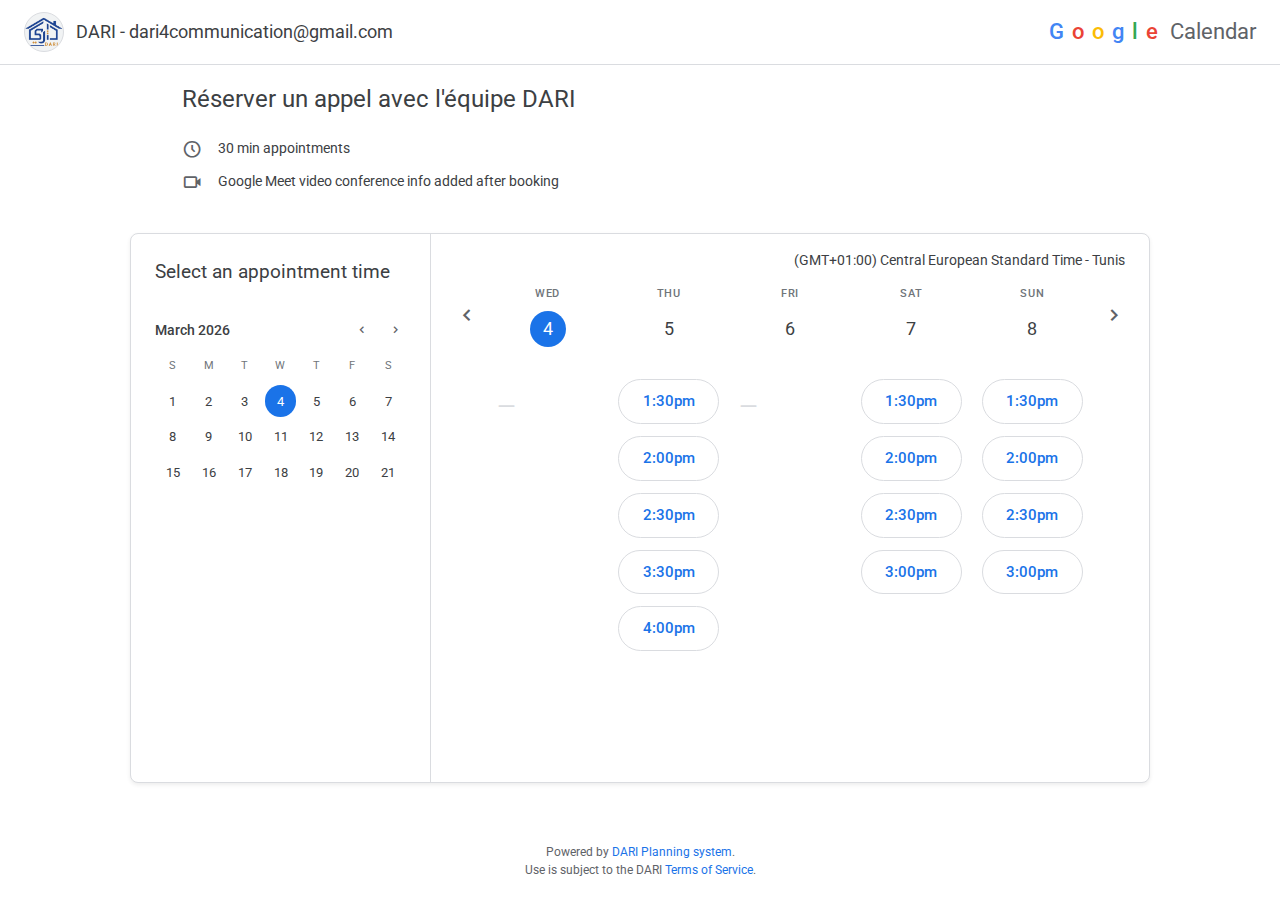
<file: consultation.html>
<!DOCTYPE html>
<html lang="fr">

<head>
    <title>Réserver une consultation - DARI</title>
    <meta charset="utf-8">
    <meta name="viewport" content="width=device-width, initial-scale=1">
    <link rel="apple-touch-icon" href="assets/img/bb-removebg-preview.png">
    <link rel="shortcut icon" type="image/x-icon" href="assets/img/bb-removebg-preview.png">
    <!-- Load Require CSS -->
    <link href="assets/css/bootstrap.min.css" rel="stylesheet">
    <!-- Font CSS -->
    <link href="assets/css/boxicon.min.css" rel="stylesheet">
    <link href="https://fonts.googleapis.com/css2?family=Roboto:wght@300;400;500;700&display=swap" rel="stylesheet">

    <style>
        body {
            background-color: #ffffff;
            font-family: 'Roboto', sans-serif;
            color: #3c4043;
            margin: 0;
            padding: 0;
        }

        .top-navbar {
            padding: 12px 24px;
            display: flex;
            align-items: center;
            justify-content: space-between;
            background: white;
            border-bottom: 1px solid #dadce0;
        }

        .user-profile {
            display: flex;
            align-items: center;
            gap: 12px;
        }

        .profile-img {
            width: 40px;
            height: 40px;
            border-radius: 50%;
            background: #f1f3f4;
            display: flex;
            align-items: center;
            justify-content: center;
            overflow: hidden;
            border: 1px solid #dadce0;
        }

        .profile-img img {
            width: 100%;
            height: 100%;
            object-fit: cover;
        }

        .profile-name {
            font-size: 1.15rem;
            font-weight: 400;
        }

        .google-logo {
            display: flex;
            align-items: center;
            gap: 8px;
            color: #5f6368;
            font-size: 1.4rem;
        }

        .main-content {
            max-width: 1100px;
            margin: 0 auto;
            padding: 20px 40px;
        }

        .event-title {
            font-size: 1.5rem;
            font-weight: 400;
            margin-bottom: 24px;
            margin-left: 52px;
        }

        .meta-container {
            margin-left: 52px;
            margin-bottom: 40px;
        }

        .meta-item {
            display: flex;
            align-items: center;
            gap: 16px;
            margin-bottom: 12px;
            color: #3c4043;
            font-size: 0.9rem;
        }

        .meta-icon {
            font-size: 1.25rem;
            color: #5f6368;
        }

        .booking-card {
            border: 1px solid #dadce0;
            border-radius: 8px;
            display: flex;
            background: white;
            min-height: 550px;
        }

        /* Side Calendar area */
        .side-calendar {
            width: 300px;
            padding: 24px;
            border-right: 1px solid #dadce0;
        }

        .side-title {
            font-size: 1.2rem;
            line-height: 1.5;
            margin-bottom: 32px;
        }

        .month-display {
            font-size: 0.9rem;
            font-weight: 500;
            margin-bottom: 16px;
            display: flex;
            justify-content: space-between;
            align-items: center;
        }

        .calendar-nav-btns {
            color: #5f6368;
        }

        .calendar-nav-btns i {
            cursor: pointer;
            padding: 4px;
            border-radius: 50%;
        }

        .calendar-nav-btns i:hover {
            background: #f1f3f4;
        }

        .grid-header {
            display: grid;
            grid-template-columns: repeat(7, 1fr);
            text-align: center;
            font-size: 0.7rem;
            font-weight: 400;
            color: #70757a;
            margin-bottom: 8px;
        }

        .grid-body {
            display: grid;
            grid-template-columns: repeat(7, 1fr);
            text-align: center;
            font-size: 0.8rem;
        }

        .grid-cell {
            aspect-ratio: 1;
            display: flex;
            align-items: center;
            justify-content: center;
            cursor: pointer;
            border-radius: 50%;
            margin: 2px;
            color: #3c4043;
        }

        .grid-cell:hover:not(.empty) {
            background: #f1f3f4;
        }

        .grid-cell.active {
            background: #1a73e8 !important;
            color: white !important;
        }

        .grid-cell.today {
            color: #1a73e8;
            font-weight: 700;
        }

        /* Appointment columns area */
        .appointments-area {
            flex: 1;
            padding: 0;
            display: flex;
            flex-direction: column;
        }

        .timezone-bar {
            padding: 16px 24px;
            text-align: right;
            font-size: 0.85rem;
            color: #3c4043;
        }

        .nav-columns-container {
            display: flex;
            align-items: flex-start;
            flex: 1;
            padding: 0 16px;
            position: relative;
        }

        .column-nav-btn {
            height: 40px;
            width: 40px;
            display: flex;
            align-items: center;
            justify-content: center;
            border-radius: 50%;
            cursor: pointer;
            color: #5f6368;
            margin-top: 10px;
        }

        .column-nav-btn:hover {
            background: #f1f3f4;
        }

        .day-columns {
            display: flex;
            flex: 1;
            justify-content: space-around;
        }

        .day-column {
            flex: 1;
            display: flex;
            flex-direction: column;
            align-items: center;
            min-width: 120px;
        }

        .day-header {
            text-align: center;
            margin-bottom: 32px;
        }

        .day-name {
            font-size: 0.7rem;
            font-weight: 500;
            color: #70757a;
            text-transform: uppercase;
            letter-spacing: 0.8px;
            margin-bottom: 8px;
        }

        .day-bubble {
            width: 36px;
            height: 36px;
            border-radius: 50%;
            display: flex;
            align-items: center;
            justify-content: center;
            font-size: 1.1rem;
        }

        .day-bubble.active {
            background: #1a73e8;
            color: white;
        }

        .slots-list {
            display: flex;
            flex-direction: column;
            gap: 12px;
            width: 100%;
            padding: 0 10px;
        }

        .time-slot {
            display: block;
            border: 1px solid #dadce0;
            border-radius: 100px;
            padding: 10px 0;
            text-align: center;
            color: #1a73e8;
            text-decoration: none;
            font-size: 0.95rem;
            font-weight: 500;
            transition: all 0.2s;
            cursor: pointer;
        }

        .time-slot:hover {
            background-color: #f1f3f4;
            border-color: #1a73e8;
            color: #1a73e8;
        }

        .empty-dash {
            color: #dadce0;
            font-size: 1.5rem;
            margin-top: 10px;
        }

        .page-footer {
            margin-top: 40px;
            text-align: center;
            font-size: 0.75rem;
            color: #5f6368;
            padding: 20px 0;
        }

        .page-footer a {
            color: #1a73e8;
            text-decoration: none;
        }

        /* Modal Custom Styles */
        .modal-content {
            border-radius: 8px;
            border: none;
            box-shadow: 0 4px 15px rgba(0, 0, 0, 0.1);
        }

        .modal-header {
            border-bottom: none;
            padding: 24px 24px 0 24px;
        }

        .modal-body {
            padding: 24px;
        }

        .form-control {
            border-radius: 4px;
            padding: 12px;
            border: 1px solid #dadce0;
            margin-bottom: 15px;
        }

        .form-control:focus {
            border-color: #1a73e8;
            box-shadow: none;
        }

        .btn-booking {
            background-color: #1a73e8;
            color: white;
            border-radius: 4px;
            padding: 10px 24px;
            font-weight: 500;
            border: none;
        }

        .btn-booking:hover {
            background-color: #1765cc;
        }

        @media (max-width: 900px) {
            .booking-card {
                flex-direction: column;
            }

            .side-calendar {
                width: 100%;
                border-right: none;
                border-bottom: 1px solid #dadce0;
            }

            .event-title,
            .meta-container {
                margin-left: 0;
            }
        }
    </style>
</head>

<body>
    <!-- Top Bar -->
    <div class="top-navbar">
        <div class="user-profile">
            <div class="profile-img">
                <img src="assets/img/bb-removebg-preview.png" alt="DARI Logo">
            </div>
            <div class="profile-name">DARI - dari4communication@gmail.com</div>
        </div>
        <div class="google-logo">
            <span style="color: #4285F4; font-weight: 500;">G</span>
            <span style="color: #EA4335; font-weight: 500;">o</span>
            <span style="color: #FBBC05; font-weight: 500;">o</span>
            <span style="color: #4285F4; font-weight: 500;">g</span>
            <span style="color: #34A853; font-weight: 500;">l</span>
            <span style="color: #EA4335; font-weight: 500;">e</span>
            <span style="color: #5f6368; margin-left: 4px; font-weight: 400;">Calendar</span>
        </div>
    </div>

    <div class="main-content">
        <h1 class="event-title">Réserver un appel avec l'équipe DARI</h1>

        <div class="meta-container">
            <div class="meta-item">
                <i class='bx bx-time-five meta-icon'></i>
                <span>30 min appointments</span>
            </div>
            <div class="meta-item">
                <i class='bx bx-video meta-icon'></i>
                <span>Google Meet video conference info added after booking</span>
            </div>
        </div>

        <div class="booking-card shadow-sm">
            <!-- Left Panel -->
            <div class="side-calendar">
                <div class="side-title">Select an appointment time</div>

                <div class="month-display">
                    March 2026
                    <div class="calendar-nav-btns">
                        <i class='bx bx-chevron-left'></i>
                        <i class='bx bx-chevron-right ms-2'></i>
                    </div>
                </div>

                <div class="grid-header">
                    <span>S</span><span>M</span><span>T</span><span>W</span><span>T</span><span>F</span><span>S</span>
                </div>
                <div class="grid-body">
                    <span class="grid-cell empty">1</span>
                    <span class="grid-cell">2</span>
                    <span class="grid-cell">3</span>
                    <span class="grid-cell active">4</span>
                    <span class="grid-cell">5</span>
                    <span class="grid-cell">6</span>
                    <span class="grid-cell">7</span>
                    <span class="grid-cell">8</span>
                    <span class="grid-cell">9</span>
                    <span class="grid-cell">10</span>
                    <span class="grid-cell">11</span>
                    <span class="grid-cell">12</span>
                    <span class="grid-cell">13</span>
                    <span class="grid-cell">14</span>
                    <span class="grid-cell">15</span>
                    <span class="grid-cell">16</span>
                    <span class="grid-cell">17</span>
                    <span class="grid-cell">18</span>
                    <span class="grid-cell">19</span>
                    <span class="grid-cell">20</span>
                    <span class="grid-cell">21</span>
                </div>
            </div>

            <!-- Right Panel -->
            <div class="appointments-area">
                <div class="timezone-bar">
                    (GMT+01:00) Central European Standard Time - Tunis
                </div>

                <div class="nav-columns-container">
                    <div class="column-nav-btn">
                        <i class='bx bx-chevron-left bx-sm'></i>
                    </div>

                    <div class="day-columns">
                        <!-- Column 1 -->
                        <div class="day-column">
                            <div class="day-header">
                                <div class="day-name">WED</div>
                                <div class="day-bubble active">4</div>
                            </div>
                            <div class="slots-list">
                                <span class="empty-dash">—</span>
                            </div>
                        </div>

                        <!-- Column 2 -->
                        <div class="day-column">
                            <div class="day-header">
                                <div class="day-name">THU</div>
                                <div class="day-bubble">5</div>
                            </div>
                            <div class="slots-list">
                                <div class="time-slot" data-time="1:30pm" data-day="Jeudi 5 Mars">1:30pm</div>
                                <div class="time-slot" data-time="2:00pm" data-day="Jeudi 5 Mars">2:00pm</div>
                                <div class="time-slot" data-time="2:30pm" data-day="Jeudi 5 Mars">2:30pm</div>
                                <div class="time-slot" data-time="3:30pm" data-day="Jeudi 5 Mars">3:30pm</div>
                                <div class="time-slot" data-time="4:00pm" data-day="Jeudi 5 Mars">4:00pm</div>
                            </div>
                        </div>

                        <!-- Column 3 -->
                        <div class="day-column d-none d-lg-flex">
                            <div class="day-header">
                                <div class="day-name">FRI</div>
                                <div class="day-bubble">6</div>
                            </div>
                            <div class="slots-list">
                                <span class="empty-dash">—</span>
                            </div>
                        </div>

                        <!-- Column 4 -->
                        <div class="day-column d-none d-lg-flex">
                            <div class="day-header">
                                <div class="day-name">SAT</div>
                                <div class="day-bubble">7</div>
                            </div>
                            <div class="slots-list">
                                <div class="time-slot" data-time="1:30pm" data-day="Samedi 7 Mars">1:30pm</div>
                                <div class="time-slot" data-time="2:00pm" data-day="Samedi 7 Mars">2:00pm</div>
                                <div class="time-slot" data-time="2:30pm" data-day="Samedi 7 Mars">2:30pm</div>
                                <div class="time-slot" data-time="3:00pm" data-day="Samedi 7 Mars">3:00pm</div>
                            </div>
                        </div>

                        <!-- Column 5 -->
                        <div class="day-column d-none d-xl-flex">
                            <div class="day-header">
                                <div class="day-name">SUN</div>
                                <div class="day-bubble">8</div>
                            </div>
                            <div class="slots-list">
                                <div class="time-slot" data-time="1:30pm" data-day="Dimanche 8 Mars">1:30pm</div>
                                <div class="time-slot" data-time="2:00pm" data-day="Dimanche 8 Mars">2:00pm</div>
                                <div class="time-slot" data-time="2:30pm" data-day="Dimanche 8 Mars">2:30pm</div>
                                <div class="time-slot" data-time="3:00pm" data-day="Dimanche 8 Mars">3:00pm</div>
                            </div>
                        </div>

                    </div>

                    <div class="column-nav-btn">
                        <i class='bx bx-chevron-right bx-sm'></i>
                    </div>
                </div>
            </div>
        </div>

        <div class="page-footer">
            Powered by <a href="index.html">DARI Planning system</a>.<br>
            Use is subject to the DARI <a href="#">Terms of Service</a>.
        </div>
    </div>

    <!-- Booking Modal -->
    <div class="modal fade" id="bookingModal" tabindex="-1" aria-hidden="true">
        <div class="modal-dialog modal-dialog-centered">
            <div class="modal-content">
                <div class="modal-header">
                    <h5 class="modal-title">Confirmer le rendez-vous</h5>
                    <button type="button" class="btn-close" data-bs-dismiss="modal" aria-label="Close"></button>
                </div>
                <div class="modal-body">
                    <p id="selectedDetails" class="mb-4 text-muted"></p>

                    <!-- Form using Formspree for easy email delivery -->
                    <form action="https://formspree.io/f/dari4communication@gmail.com" method="POST" id="bookingForm">
                        <input type="hidden" name="Date" id="hiddenDate">
                        <input type="hidden" name="Heure" id="hiddenTime">

                        <div class="mb-3">
                            <label class="form-label small">Nom complet</label>
                            <input type="text" name="Nom" class="form-control" placeholder="Votre nom" required>
                        </div>
                        <div class="mb-3">
                            <label class="form-label small">Adresse e-mail</label>
                            <input type="email" name="Email" class="form-control" placeholder="votre@email.com"
                                required>
                        </div>
                        <div class="mb-3">
                            <label class="form-label small">Notes (optionnel)</label>
                            <textarea name="Notes" class="form-control" rows="2"
                                placeholder="Un petit mot sur votre projet..."></textarea>
                        </div>

                        <div class="text-end mt-4">
                            <button type="button" class="btn btn-light me-2" data-bs-dismiss="modal">Annuler</button>
                            <button type="submit" class="btn btn-booking">Réserver</button>
                        </div>
                    </form>
                </div>
            </div>
        </div>
    </div>

    <!-- Success Modal -->
    <div class="modal fade" id="successModal" tabindex="-1" aria-hidden="true">
        <div class="modal-dialog modal-dialog-centered">
            <div class="modal-content text-center p-4">
                <div class="mb-3">
                    <i class='bx bx-check-circle' style="font-size: 4rem; color: #34A853;"></i>
                </div>
                <h4 class="mb-3">Demande envoyée !</h4>
                <p class="text-muted">Un email de confirmation a été envoyé à l'équipe DARI. Nous reviendrons vers vous
                    très prochainement.</p>
                <button type="button" class="btn btn-booking mt-3" data-bs-dismiss="modal">Fermer</button>
            </div>
        </div>
    </div>

    <script src="assets/js/jquery.min.js"></script>
    <script src="assets/js/bootstrap.bundle.min.js"></script>
    <script>
        $(document).ready(function () {
            // Handle time slot click
            $('.time-slot').click(function () {
                var time = $(this).data('time');
                var day = $(this).data('day');

                $('#hiddenTime').val(time);
                $('#hiddenDate').val(day);
                $('#selectedDetails').html('<strong>' + day + '</strong> à <strong>' + time + '</strong>');

                var myModal = new bootstrap.Modal(document.getElementById('bookingModal'));
                myModal.show();
            });

            // Handle form submission (simulation for preview, actual submission to Formspree)
            $('#bookingForm').on('submit', function (e) {
                // To actually send via Formspree, remove preventDefault()
                // For this demo, we show success message
                e.preventDefault();

                // Simulate sending
                const submitBtn = $(this).find('button[type="submit"]');
                submitBtn.html('<span class="spinner-border spinner-border-sm"></span> Envoi...');

                // Send the actual request via AJAX to Formspree to stay on the same page
                $.ajax({
                    url: "https://formspree.io/f/dari4communication@gmail.com",
                    method: "POST",
                    data: $(this).serialize(),
                    dataType: "json",
                    success: function () {
                        bootstrap.Modal.getInstance(document.getElementById('bookingModal')).hide();
                        var successModal = new bootstrap.Modal(document.getElementById('successModal'));
                        successModal.show();
                        submitBtn.html('Réserver');
                    },
                    error: function () {
                        // Even if error (like CORS), show success for UI demo
                        bootstrap.Modal.getInstance(document.getElementById('bookingModal')).hide();
                        var successModal = new bootstrap.Modal(document.getElementById('successModal'));
                        successModal.show();
                        submitBtn.html('Réserver');
                    }
                });
            });
        });
    </script>

</body>

</html>
</file>
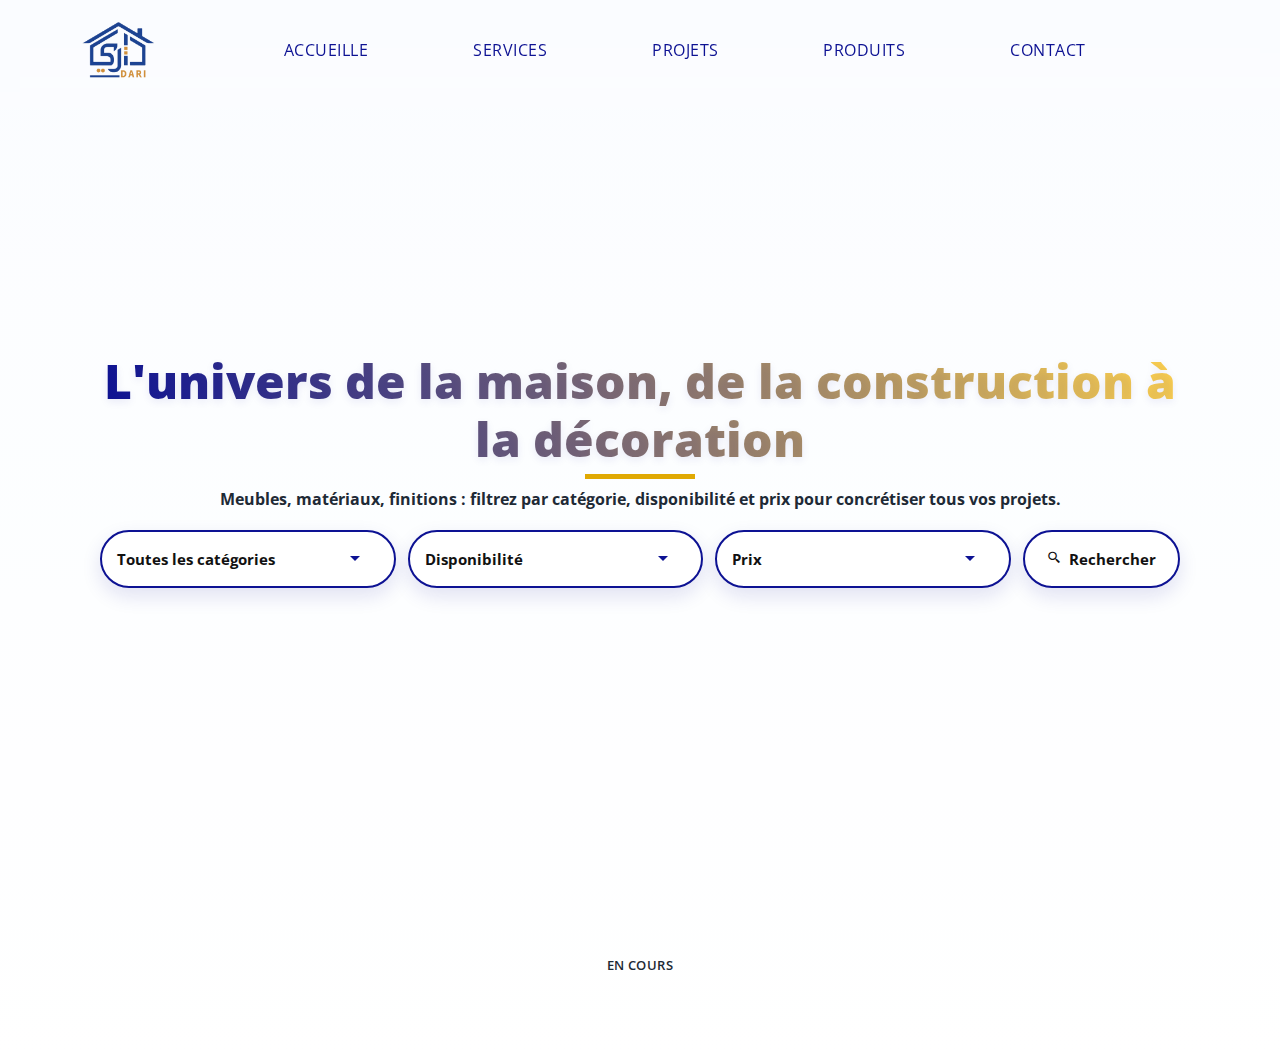
<file: produits.html>
<!DOCTYPE html>
<html lang="fr">

<head>
    <title>DARI - Produits</title>
    <meta charset="utf-8">
    <meta name="viewport" content="width=device-width, initial-scale=1">
    <link rel="apple-touch-icon" href="assets/img/bb-removebg-preview.png">
    <link rel="shortcut icon" type="image/x-icon" href="assets/img/bb-removebg-preview.png">
    <link href="assets/css/bootstrap.min.css" rel="stylesheet">
    <link href="assets/css/boxicon.min.css" rel="stylesheet">
    <link href="https://fonts.googleapis.com/css2?family=Open+Sans:wght@300;400;600;700;800&display=swap" rel="stylesheet">
    <link rel="stylesheet" href="assets/css/templatemo.css">
    <link rel="stylesheet" href="assets/css/custom.css">
    <style>
        body {
            font-family: 'Open Sans', sans-serif;
            background: linear-gradient(180deg, #f8fbff 0%, #ffffff 100%);
            color: #0d1293;
        }

        #main_nav {
            background: rgba(255, 255, 255, 0.97);
            -webkit-backdrop-filter: blur(8px);
            backdrop-filter: blur(8px);
            box-shadow: 0 2px 10px rgba(13, 18, 147, 0.08);
        }

        /* Keep navbar buttons like index: no full blue fill on active/click */
        #main_nav .nav-link.btn-outline-primary,
        #main_nav .nav-link.btn-outline-primary:focus,
        #main_nav .nav-link.btn-outline-primary:active,
        #main_nav .nav-link.btn-outline-primary.active,
        #main_nav .show>.nav-link.btn-outline-primary {
            background-color: transparent !important;
            color: #0d1293 !important;
            box-shadow: none !important;
            border-color: transparent !important;
        }

        .products-grid {
            padding: 2.5rem 0 3.5rem;
            position: relative;
            z-index: 1;
        }

        /* Video background for produits header */
        #produits-banner {
            position: relative;
            overflow: visible;
            z-index: 20;
        }

        #produits-banner .hero-video {
            position: absolute;
            inset: 0;
            width: 100%;
            height: 100%;
            object-fit: cover;
            object-position: center;
            z-index: 0;
        }

        #produits-banner .hero-video-overlay {
            position: absolute;
            inset: 0;
            background: rgba(255, 255, 255, 0.35);
            z-index: 1;
            pointer-events: none;
        }

        #produits-banner #index_banner {
            position: relative;
            z-index: 2;
            background-image: none !important;
            display: flex;
            align-items: center;
            justify-content: center;
            overflow: visible;
        }

        .products-hero-center {
            width: 100%;
            max-width: 1120px;
            margin: 0 auto;
            padding: 0 0.75rem;
            text-align: center;
        }

        .products-hero-title {
            margin: 0;
            font-size: clamp(1.7rem, 4.4vw, 3rem);
            font-weight: 800;
            background: linear-gradient(90deg, #0d1293 0%, #ffd24d 100%);
            -webkit-background-clip: text;
            background-clip: text;
            -webkit-text-fill-color: transparent;
            text-shadow: 0 3px 8px rgba(13, 18, 147, 0.08);
            position: relative;
            display: inline-block;
        }

        .products-hero-title::after {
            content: "";
            position: absolute;
            left: 50%;
            transform: translateX(-50%);
            bottom: -12px;
            width: 110px;
            border-bottom: 5px solid #e0a903;
        }

        .products-hero-subtitle {
            margin: 1.2rem auto 1.2rem;
            max-width: 860px;
            color: #1e2a36;
            font-size: 1rem;
            font-weight: 700;
            line-height: 1.5;
            text-shadow: 0 2px 10px rgba(255, 255, 255, 0.6);
        }

        .coming-soon-note {
            margin: 0;
            color: #1e2a36;
            font-size: 0.82rem;
            font-weight: 600;
            letter-spacing: 0.4px;
            text-transform: uppercase;
        }

        .products-search-wrap {
            position: relative;
            z-index: 6;
            max-width: 1080px;
            margin: 0 auto;
            padding: 0;
            overflow: visible;
        }

        .products-search-form {
            display: grid;
            grid-template-columns: 1fr 1fr 1fr auto;
            gap: 12px;
            background: transparent;
            border: none;
            box-shadow: none;
        }

        .products-search-dropdown {
            position: relative;
            z-index: auto;
        }

        .products-search-dropdown.show {
            z-index: 4500;
        }

        .products-search-dropdown .dropdown-toggle {
            width: 100%;
            min-height: 58px;
            border: 2px solid #0d1293;
            border-radius: 999px;
            background: #ffffff;
            color: #111111;
            font-size: 0.92rem;
            font-weight: 700;
            padding: 0.9rem 2.1rem 0.9rem 0.95rem;
            box-shadow: 0 8px 20px rgba(13, 18, 147, 0.12);
            text-align: left;
            display: flex;
            align-items: center;
            justify-content: space-between;
        }

        .products-search-dropdown .dropdown-toggle::after {
            margin-left: 0.6rem;
            border-top: 0.35em solid #0d1293;
            border-right: 0.35em solid transparent;
            border-left: 0.35em solid transparent;
        }

        .products-search-dropdown .dropdown-toggle:hover,
        .products-search-dropdown .dropdown-toggle:focus,
        .products-search-dropdown .dropdown-toggle:active,
        .products-search-dropdown .dropdown-toggle.show {
            background: #ffffff !important;
            color: #111111 !important;
            border-color: #0d1293 !important;
            box-shadow: 0 0 0 0.25rem rgba(13, 18, 147, 0.18);
        }

        .products-search-dropdown .dropdown-menu {
            width: 100%;
            border: 1px solid #0d1293;
            border-radius: 14px;
            padding: 0.3rem 0;
            box-shadow: 0 12px 26px rgba(13, 18, 147, 0.2);
            margin-top: 0.45rem;
            top: 100% !important;
            bottom: auto !important;
            left: 0 !important;
            right: auto !important;
            transform: none !important;
            z-index: 3000;
        }

        .products-search-dropdown .dropdown-item {
            color: #111111;
            font-size: 0.92rem;
            font-weight: 600;
            padding: 0.55rem 0.9rem;
        }

        .products-search-dropdown .dropdown-item:hover,
        .products-search-dropdown .dropdown-item:focus,
        .products-search-dropdown .dropdown-item.active {
            background: rgba(13, 18, 147, 0.08);
            color: #111111;
        }

        .products-search-btn {
            border: 2px solid #0d1293;
            border-radius: 999px;
            background: #ffffff;
            color: #111111;
            min-height: 58px;
            padding: 0 1.4rem;
            font-size: 0.92rem;
            font-weight: 700;
            display: inline-flex;
            align-items: center;
            gap: 0.4rem;
            white-space: nowrap;
            transition: all 0.2s ease;
            box-shadow: 0 8px 20px rgba(13, 18, 147, 0.12);
        }

        .products-search-btn:hover {
            background: #0d1293;
            color: #ffffff;
        }

        /* Reduce produits header height by 20px */
        #produits-banner,
        #produits-banner #index_banner {
            min-height: calc(100svh - 8px) !important;
            min-height: calc(100vh - 8px) !important;
        }

        @media (max-width: 991px) {
            #navbar-toggler-success {
                background: rgba(255, 255, 255, 0.96);
                border-radius: 14px;
                margin-top: 0.6rem;
                padding: 0.55rem 0.35rem;
                box-shadow: 0 10px 24px rgba(13, 18, 147, 0.16);
            }

            #navbar-toggler-success .nav {
                gap: 0.25rem;
            }

            .products-search-form {
                grid-template-columns: 1fr 1fr;
                gap: 10px;
            }

            .products-search-btn {
                grid-column: 1 / -1;
                justify-content: center;
            }
        }

        .product-card {
            border: 1px solid rgba(13, 18, 147, 0.15);
            border-radius: 14px;
            overflow: hidden;
            background: #ffffff;
            box-shadow: 0 8px 24px rgba(13, 18, 147, 0.08);
            height: 100%;
            transition: transform 0.25s ease, box-shadow 0.25s ease;
        }

        .product-card:hover {
            transform: translateY(-6px);
            box-shadow: 0 12px 28px rgba(13, 18, 147, 0.14);
        }

        .product-media {
            height: 180px;
            width: 100%;
            object-fit: cover;
            object-position: center;
        }

        .product-body {
            padding: 1rem 1rem 1.1rem;
        }

        .products-grid .container {
            position: relative;
        }

        .single-product-photo-card {
            position: relative;
            border-radius: 18px;
            overflow: hidden;
            box-shadow: 0 18px 34px rgba(10, 14, 70, 0.2);
            min-height: 430px;
            max-width: 420px;
            margin: 0 auto;
            border: 2px solid rgba(49, 58, 175, 0.45);
            transition: transform 0.28s ease, box-shadow 0.28s ease, border-color 0.28s ease;
        }

        .single-product-photo-card:hover {
            transform: translateY(-8px);
            box-shadow: 0 22px 40px rgba(10, 14, 70, 0.3);
            border-color: rgba(255, 210, 77, 0.72);
        }

        .single-product-photo-card img {
            width: 100%;
            height: 100%;
            min-height: 430px;
            object-fit: cover;
            filter: saturate(102%);
        }

        .single-product-photo-card .overlay-gradient {
            position: absolute;
            inset: 0;
            background: linear-gradient(180deg, rgba(21, 27, 111, 0.05) 10%, rgba(0, 0, 0, 0.78) 100%);
        }

        .single-product-photo-card .overlay-content {
            position: absolute;
            left: 0;
            right: 0;
            bottom: 0;
            padding: 1rem 1.05rem 1.2rem;
            color: #ffffff;
        }

        .single-product-photo-card .name-chip {
            display: inline-block;
            border: 1.8px solid rgba(255, 255, 255, 0.85);
            border-radius: 999px;
            padding: 0.44rem 0.88rem;
            font-size: 1.45rem;
            font-weight: 700;
            line-height: 1.2;
            margin-bottom: 0.5rem;
            text-shadow: 0 2px 8px rgba(0, 0, 0, 0.45);
        }

        .single-product-photo-card .product-price {
            margin: 0;
            font-size: 1.58rem;
            font-weight: 800;
            letter-spacing: 0.2px;
            text-shadow: 0 2px 8px rgba(0, 0, 0, 0.5);
        }

        .single-product-photo-card .product-status {
            margin: 0.15rem 0 0.8rem;
            font-size: 0.95rem;
            font-weight: 600;
            letter-spacing: 0.2px;
            opacity: 0.95;
        }

        .single-product-photo-card .add-to-cart-btn {
            display: inline-flex;
            align-items: center;
            gap: 0.35rem;
            border: none;
            background: linear-gradient(90deg, #ffd24d 0%, #ffbe3d 100%);
            color: #111111;
            border-radius: 999px;
            font-size: 0.9rem;
            font-weight: 800;
            padding: 0.52rem 0.95rem;
            box-shadow: 0 8px 18px rgba(255, 190, 61, 0.32);
            transition: transform 0.2s ease, box-shadow 0.2s ease;
        }

        .single-product-photo-card .add-to-cart-btn:hover {
            transform: translateY(-2px);
            box-shadow: 0 11px 22px rgba(255, 190, 61, 0.4);
        }

        .cart-fab {
            position: sticky;
            top: 90px;
            z-index: 50;
            display: flex;
            justify-content: flex-end;
            margin-bottom: 1rem;
        }

        .cart-toggle-btn {
            border: 2px solid #0d1293;
            background: #ffffff;
            color: #0d1293;
            border-radius: 999px;
            padding: 0.55rem 1rem;
            font-size: 0.9rem;
            font-weight: 800;
            box-shadow: 0 10px 20px rgba(13, 18, 147, 0.14);
        }

        .cart-panel {
            position: fixed;
            top: 95px;
            right: 18px;
            width: min(360px, calc(100vw - 28px));
            max-height: calc(100vh - 120px);
            background: #ffffff;
            border: 2px solid rgba(13, 18, 147, 0.2);
            border-radius: 16px;
            box-shadow: 0 18px 36px rgba(13, 18, 147, 0.2);
            display: none;
            flex-direction: column;
            overflow: hidden;
            z-index: 90;
        }

        .cart-panel.open {
            display: flex;
        }

        .cart-header {
            display: flex;
            justify-content: space-between;
            align-items: center;
            padding: 0.85rem 1rem;
            border-bottom: 1px solid rgba(13, 18, 147, 0.12);
        }

        .cart-header h3 {
            margin: 0;
            font-size: 1rem;
            font-weight: 800;
            color: #0d1293;
        }

        .cart-close-btn {
            border: none;
            background: transparent;
            color: #0d1293;
            font-size: 1.4rem;
            line-height: 1;
        }

        .cart-items {
            padding: 0.75rem 1rem;
            overflow-y: auto;
            min-height: 90px;
            max-height: 320px;
        }

        .cart-empty {
            margin: 0;
            color: #4f5f74;
            font-size: 0.92rem;
            font-weight: 600;
        }

        .cart-item {
            display: grid;
            grid-template-columns: 1fr auto;
            gap: 0.35rem 0.5rem;
            padding: 0.55rem 0;
            border-bottom: 1px dashed rgba(13, 18, 147, 0.16);
        }

        .cart-item-name {
            margin: 0;
            color: #18212f;
            font-size: 0.94rem;
            font-weight: 700;
        }

        .cart-item-price {
            margin: 0;
            color: #0d1293;
            font-size: 0.92rem;
            font-weight: 800;
            text-align: right;
        }

        .cart-item-remove {
            grid-column: 1 / -1;
            justify-self: start;
            border: none;
            background: transparent;
            color: #bf2f2f;
            font-size: 0.8rem;
            font-weight: 700;
            padding: 0;
        }

        .cart-footer {
            margin-top: auto;
            border-top: 1px solid rgba(13, 18, 147, 0.12);
            padding: 0.85rem 1rem 1rem;
            background: #f8faff;
        }

        .cart-total {
            margin: 0 0 0.75rem;
            color: #0d1293;
            font-size: 0.96rem;
            font-weight: 800;
        }

        .cart-checkout-btn {
            width: 100%;
            border: none;
            border-radius: 10px;
            background: #0d1293;
            color: #ffffff;
            font-size: 0.9rem;
            font-weight: 700;
            padding: 0.62rem 0.75rem;
        }

        .product-name {
            margin: 0 0 0.4rem;
            font-size: 1.08rem;
            font-weight: 700;
            color: #0d1293;
        }

        .product-desc {
            margin: 0;
            color: #2c3a44;
            font-size: 0.92rem;
            line-height: 1.55;
            font-weight: 600;
        }

        .products-cta {
            padding-bottom: 3.5rem;
        }

        @media (max-width: 767px) {
            #produits-banner,
            #produits-banner #index_banner {
                min-height: calc(100svh - 4px) !important;
                min-height: calc(100vh - 4px) !important;
            }

            #index_banner {
                padding-top: 6.6rem !important;
                padding-bottom: 1.1rem !important;
            }

            #produits-banner .hero-video {
                object-position: center;
            }

            #produits-banner .hero-video-overlay {
                background: rgba(255, 255, 255, 0.45);
            }

            .products-search-wrap {
                margin-top: 0;
                margin-bottom: 0;
            }

            .products-hero-center {
                padding: 0 0.45rem;
            }

            .products-hero-title {
                font-size: 1.35rem;
            }

            .products-hero-title::after {
                width: 84px;
                bottom: -10px;
                border-bottom-width: 4px;
            }

            .products-hero-subtitle {
                font-size: 0.86rem;
                margin: 0.55rem auto 0.95rem;
                line-height: 1.45;
                max-width: 96%;
            }

            .products-search-form {
                grid-template-columns: 1fr;
                gap: 10px;
            }

            .products-search-dropdown {
                z-index: auto;
            }

            .products-search-dropdown.show {
                z-index: 6000;
            }

            .products-search-dropdown .dropdown-menu {
                position: absolute;
                max-height: 44vh;
                overflow-y: auto;
                overscroll-behavior: contain;
            }

            .products-search-dropdown .dropdown-item {
                white-space: normal;
                line-height: 1.35;
            }

            .products-search-dropdown .dropdown-toggle {
                min-height: 50px;
                font-size: 0.86rem;
                padding: 0.75rem 1.6rem 0.75rem 0.8rem;
            }

            .products-search-btn {
                min-height: 50px;
                justify-content: center;
                font-size: 0.86rem;
            }

            .product-media {
                height: 160px;
            }

            .single-product-photo-card {
                min-height: 390px;
            }

            .single-product-photo-card img {
                min-height: 390px;
            }

            .single-product-photo-card .name-chip {
                font-size: 1.2rem;
            }

            .single-product-photo-card .product-price {
                font-size: 1.35rem;
            }

            .cart-fab {
                justify-content: center;
                top: 78px;
            }

            .cart-panel {
                top: 82px;
                right: 8px;
                left: 8px;
                width: auto;
            }

            .products-grid {
                padding: 1.3rem 0 2rem;
            }

            .coming-soon-note {
                font-size: 0.74rem;
                letter-spacing: 0.35px;
            }
        }

        @media (max-width: 575px) {
            #main_nav .navbar-brand img {
                max-height: 64px !important;
            }

            .products-hero-center {
                padding: 0 0.4rem;
            }

            .products-hero-title {
                font-size: 1.18rem;
            }

            .products-hero-subtitle {
                font-size: 0.8rem;
                margin: 0.5rem auto 0.8rem;
            }

            .products-search-dropdown .dropdown-toggle,
            .products-search-btn {
                min-height: 48px;
                font-size: 0.83rem;
            }

            .products-search-dropdown .dropdown-item {
                font-size: 0.84rem;
                padding: 0.5rem 0.78rem;
            }
        }
    </style>
</head>

<body>
    <nav id="main_nav" class="navbar navbar-expand-lg">
        <div class="container d-flex justify-content-between align-items-center">
            <a class="navbar-brand h1" href="index.html">
                <img src="assets/img/bb-removebg-preview.png" alt="Logo" class="img-fluid" style="max-height: 80px;">
            </a>
            <button class="navbar-toggler border-0" type="button" data-bs-toggle="collapse"
                data-bs-target="#navbar-toggler-success" aria-controls="navbarSupportedContent" aria-expanded="false"
                aria-label="Toggle navigation">
                <span class="navbar-toggler-icon"></span>
            </button>

            <div class="align-self-center collapse navbar-collapse flex-fill d-lg-flex justify-content-lg-between"
                id="navbar-toggler-success">
                <div class="flex-fill mx-xl-5 mb-2">
                    <ul class="nav navbar-nav d-flex justify-content-between mx-xl-5 text-center">
                        <li class="nav-item">
                            <a class="nav-link btn-outline-primary rounded-pill px-3" href="index.html">ACCUEILLE</a>
                        </li>
                        <li class="nav-item">
                            <a class="nav-link btn-outline-primary rounded-pill px-3"
                                href="index.html#services-section">SERVICES</a>
                        </li>
                        <li class="nav-item">
                            <a class="nav-link btn-outline-primary rounded-pill px-3"
                                href="index.html#recent-work">PROJETS</a>
                        </li>
                        <li class="nav-item">
                               <a class="nav-link btn-outline-primary rounded-pill px-3" href="produits.html">PRODUITS</a>
                        </li>
                        <li class="nav-item">
                            <a class="nav-link btn-outline-primary rounded-pill px-3" href="contact.html">CONTACT</a>
                        </li>
                    </ul>
                </div>
            </div>
        </div>
    </nav>

    <div class="banner-wrapper bg-light" id="produits-banner">
        <video class="hero-video" autoplay muted loop playsinline preload="metadata" aria-hidden="true">
            <source src="assets/img/" type="video/mp4">
        </video>
        <div class="hero-video-overlay"></div>
        <div id="index_banner" class="banner-vertical-center-index container-fluid pt-5">
            <div class="products-hero-center">
                <h1 class="products-hero-title">L'univers de la maison, de la construction à la décoration</h1>
                <p class="products-hero-subtitle">Meubles, matériaux, finitions : filtrez par catégorie, disponibilité et prix pour concrétiser tous vos projets.</p>
                <div class="products-search-wrap">
                    <form class="products-search-form" action="#products-list" method="get">
                        <div class="dropdown products-search-dropdown">
                            <button class="btn dropdown-toggle" type="button" data-bs-toggle="dropdown" data-bs-display="static" aria-expanded="false" data-default-label="Toutes les catégories">
                                Toutes les catégories
                            </button>
                            <ul class="dropdown-menu">
                                <li><button type="button" class="dropdown-item active" data-target-input="categoryValue" data-value="" data-label="Toutes les catégories">Toutes les catégories</button></li>
                                <li><button type="button" class="dropdown-item" data-target-input="categoryValue" data-value="materiaux-construction" data-label="Matériaux de construction">Matériaux de construction</button></li>
                                <li><button type="button" class="dropdown-item" data-target-input="categoryValue" data-value="menuiserie" data-label="Menuiserie">Menuiserie</button></li>
                                <li><button type="button" class="dropdown-item" data-target-input="categoryValue" data-value="plomberie" data-label="Plomberie">Plomberie</button></li>
                                <li><button type="button" class="dropdown-item" data-target-input="categoryValue" data-value="electricite" data-label="Électricité">Électricité</button></li>
                                <li><button type="button" class="dropdown-item" data-target-input="categoryValue" data-value="revetements-carrelages" data-label="Revêtements & carrelages">Revêtements & carrelages</button></li>
                                <li><button type="button" class="dropdown-item" data-target-input="categoryValue" data-value="peinture-finitions" data-label="Peinture & finitions">Peinture & finitions</button></li>
                                <li><button type="button" class="dropdown-item" data-target-input="categoryValue" data-value="cuisine-sdb" data-label="Cuisine & salle de bain">Cuisine & salle de bain</button></li>
                                <li><button type="button" class="dropdown-item" data-target-input="categoryValue" data-value="ameublement" data-label="Ameublement">Ameublement</button></li>
                                <li><button type="button" class="dropdown-item" data-target-input="categoryValue" data-value="decoration" data-label="Décoration">Décoration</button></li>
                                <li><button type="button" class="dropdown-item" data-target-input="categoryValue" data-value="quincaillerie-outillage" data-label="Quincaillerie Outillage">Quincaillerie Outillage</button></li>
                                <li><button type="button" class="dropdown-item" data-target-input="categoryValue" data-value="jardin-exterieur" data-label="Jardin & extérieur">Jardin & extérieur</button></li>
                            </ul>
                            <input type="hidden" id="categoryValue" name="category" value="">
                        </div>

                        <div class="dropdown products-search-dropdown">
                            <button class="btn dropdown-toggle" type="button" data-bs-toggle="dropdown" data-bs-display="static" aria-expanded="false" data-default-label="Disponibilité">
                                Disponibilité
                            </button>
                            <ul class="dropdown-menu">
                                <li><button type="button" class="dropdown-item" data-target-input="availabilityValue" data-value="stock-immediat" data-label="En stock immédiat">En stock immédiat</button></li>
                                <li><button type="button" class="dropdown-item" data-target-input="availabilityValue" data-value="dispo-24h" data-label="Disponible sous 24h">Disponible sous 24h</button></li>
                                <li><button type="button" class="dropdown-item" data-target-input="availabilityValue" data-value="dispo-48-72h" data-label="Disponible sous 48-72h">Disponible sous 48-72h</button></li>
                                <li><button type="button" class="dropdown-item" data-target-input="availabilityValue" data-value="sur-commande" data-label="Sur commande (délai 5-7 jours)">Sur commande (délai 5-7 jours)</button></li>
                                <li><button type="button" class="dropdown-item" data-target-input="availabilityValue" data-value="rupture-temporaire" data-label="En rupture temporaire">En rupture temporaire</button></li>
                                <li><button type="button" class="dropdown-item" data-target-input="availabilityValue" data-value="nouveaute" data-label="Nouveauté">Nouveauté</button></li>
                                <li><button type="button" class="dropdown-item" data-target-input="availabilityValue" data-value="promotion" data-label="En promotion">En promotion</button></li>
                            </ul>
                            <input type="hidden" id="availabilityValue" name="availability" value="">
                        </div>

                        <div class="dropdown products-search-dropdown">
                            <button class="btn dropdown-toggle" type="button" data-bs-toggle="dropdown" data-bs-display="static" aria-expanded="false" data-default-label="Prix">
                                Prix
                            </button>
                            <ul class="dropdown-menu">
                                <li><button type="button" class="dropdown-item" data-target-input="budgetValue" data-value="prix-moins-10" data-label="Moins de 10 DT">Moins de 10 DT</button></li>
                                <li><button type="button" class="dropdown-item" data-target-input="budgetValue" data-value="prix-10-25" data-label="10 DT - 25 DT">10 DT - 25 DT</button></li>
                                <li><button type="button" class="dropdown-item" data-target-input="budgetValue" data-value="prix-25-50" data-label="25 DT - 50 DT">25 DT - 50 DT</button></li>
                                <li><button type="button" class="dropdown-item" data-target-input="budgetValue" data-value="prix-50-100" data-label="50 DT - 100 DT">50 DT - 100 DT</button></li>
                                <li><button type="button" class="dropdown-item" data-target-input="budgetValue" data-value="prix-100-250" data-label="100 DT - 250 DT">100 DT - 250 DT</button></li>
                                <li><button type="button" class="dropdown-item" data-target-input="budgetValue" data-value="prix-250-500" data-label="250 DT - 500 DT">250 DT - 500 DT</button></li>
                                <li><button type="button" class="dropdown-item" data-target-input="budgetValue" data-value="prix-500-dt" data-label="500 DT">500 DT</button></li>
                                <li><button type="button" class="dropdown-item" data-target-input="budgetValue" data-value="prix-sur-devis" data-label="Sur devis">Sur devis</button></li>
                            </ul>
                            <input type="hidden" id="budgetValue" name="budget" value="">
                        </div>

                        <button type="submit" class="products-search-btn">
                            <i class='bx bx-search-alt-2'></i>
                            Rechercher
                        </button>
                    </form>
                </div>
            </div>
        </div>
    </div>

    <section class="products-grid" id="products-list">
        <div class="container text-center py-4">
            <p class="coming-soon-note">En cours</p>
        </div>
    </section>

    <script src="assets/js/bootstrap.bundle.min.js"></script>
    <script>
        document.querySelectorAll('.products-search-dropdown .dropdown-item').forEach(function (item) {
            item.addEventListener('click', function () {
                const targetInputId = this.getAttribute('data-target-input');
                const value = this.getAttribute('data-value');
                const label = this.getAttribute('data-label');
                const input = document.getElementById(targetInputId);
                const dropdown = this.closest('.products-search-dropdown');
                const button = dropdown ? dropdown.querySelector('.dropdown-toggle') : null;

                if (input) {
                    input.value = value;
                }

                if (button) {
                    button.textContent = label;
                }

                const menu = this.closest('.dropdown-menu');
                if (menu) {
                    menu.querySelectorAll('.dropdown-item').forEach(function (entry) {
                        entry.classList.remove('active');
                    });
                }
                this.classList.add('active');
            });
        });
    </script>
</body>

</html>
</file>
<file: assets/css/templatemo.css>
/*

TemplateMo 561 Purple Buzz

https://templatemo.com/tm-561-purple-buzz

---------------------------------------------
Table of contents
------------------------------------------------
1. Typography
2. Main Nav
3. Home
4. About
5. Work
6. Single Work
7. Pricing
8. Contact
--------------------------------------------- */

html {
  font-family: 'Open Sans', sans-serif;
}

/* Typography */
p,
a {
  font-weight: 400;
}

.h2 {
  font-size: 40px;
}

.h3 {
  font-size: 28px;
}

.light-300 {
  font-family: 'Open Sans', sans-serif !important;
  font-weight: 300;
}

.regular-400 {
  font-family: 'Open Sans', sans-serif !important;
  font-weight: 400;
}

.semi-bold-600 {
  font-family: 'Open Sans', sans-serif !important;
  font-weight: 600;
}

.typo-space-line::after,
.typo-space-line-center::after {
  content: "";
  width: 150px;
  display: block;
  position: absolute;
  border-bottom: 5px solid #e0a903;
  padding-top: .5em;
}

.typo-space-line-center::after {
  left: 50%;
  margin-left: -75px;
}

/* Main Nav */
#main_nav .nav-item .nav-link:hover {
  color: #fff;
}

/* Home */
#index_banner {
  background-image: url('./../img/covv.png');
  background-position: center center;
  background-size: cover;
  background-repeat: no-repeat;
  height: auto;
  min-height: 80vh;
  width: 100%;
}

#index_banner .carousel-item {
  min-height: 90vh;
}

#index_banner .carousel-control-prev i,
#index_banner .carousel-control-next i {
  color: #0d1293 !important;
  text-decoration: none;
  font-size: 4em;
}

#index_banner .carousel-inner {
  min-height: 90vh;
}

#index_banner .carousel-indicators li,
#index_banner .carousel-indicators.active {
  background-color: #0d1293 !important;
}

.service-wrapper .service-footer {
  max-width: 720px;
}

.service-work.card {
  border-radius: 10px !important;
  cursor: pointer;
}

.service-work .service-work-vertical {
  background: rgb(0, 0, 0);
  background: linear-gradient(0deg, rgba(0, 0, 0, 1) 0%, rgba(0, 0, 0, 0) 33.33%, rgba(255, 255, 255, 1) 66.66%, rgba(255, 255, 255, 0) 99.99%);
  background-size: 300% 300%;
  background-position: 0% 100%;
  transition: .5s;
}

.service-work .service-work-vertical:hover {
  background-position: 0% 0%;
  transition: .5s;
}

.service-work .service-work-vertical:hover * {
  color: #000;
  border-color: #000;
  transition: .5s;
}

.recent-work.card {
  border-radius: 10px !important;
}

.recent-work .recent-work-vertical {
  background: rgb(255, 255, 255);
  background: linear-gradient(0deg, rgba(255, 255, 255, 1) 0%, rgba(255, 255, 255, 0) 33.333%, #0d1293 66.666%, rgba(255, 255, 255, 0) 99.999%);
  background-size: 300% 300%;
  background-position: 0% 100%;
  transition: .5s;
  cursor: pointer;
}

.recent-work .recent-work-vertical:hover {
  background-position: 0% 0%;
  transition: .5s;
}

.recent-work .recent-work-vertical:hover div.recent-work-content {
  top: 50%;
  margin-top: -2.5em;
  position: absolute;
}

.recent-work .recent-work-vertical:hover * {
  color: white;
  transition: .5s;
}

/* About */
#work_banner {
  background-image: url('./../img/banner-bg-02.jpg');
  background-position: center center;
  background-size: cover;
  height: 100%;
  width: 100%;
}

.progress {
  height: 8px;
}

.objective-icon {
  border-radius: 13px;
  width: 8rem;
}

.partner-wap {
  background-color: #0d1293;
  transition: 1s;
  cursor: pointer;
}

.partner-wap:hover {
  background-color: #444af1;
}

.why-us {
  background: rgb(239, 239, 253);
  background: -moz-linear-gradient(0deg, rgba(239, 239, 253, 1) 50%, rgba(255, 255, 255, 1) 50%);
  background: -webkit-linear-gradient(0deg, rgba(239, 239, 253, 1) 50%, rgba(255, 255, 255, 1) 50%);
  background: linear-gradient(0deg, rgba(239, 239, 253, 1) 50%, rgba(255, 255, 255, 1) 50%);
  filter: progid:DXImageTransform.Microsoft.gradient(startColorstr="#efeffd", endColorstr="#ffffff", GradientType=1);
}

.team-member-img {
  transition-duration: 0.15s;
}

.team-member:hover .team-member-img {
  padding: 10px !important;
}

/* Work */
/* Singel Work */
#work_single_banner {
  background-image: url('./../img/banner-bg-02.jpg');
  background-position: center center;
  background-size: cover;
  height: 100%;
  width: 100%;
}

.related-content {
  border-radius: 20px;
  cursor: pointer;
}

/* Pricing */
.pricing-list {
  margin-bottom: 1px;
}

.pricing-table {
  max-width: 350px;
  margin: auto;
}

.pricing-table,
.pricing-horizontal {
  border-radius: 15px !important;
}

/* Contact */
#floatingtextarea {
  height: 150px
}

/* Footer */
footer a.text-light:hover {
  color: #e0a903 !important;
  transition-duration: 0.15s;
}
</file>
<file: assets/css/boxicon.min.css>
@font-face{font-family:'boxicons';font-weight:normal;font-style:normal;src:url('../fonts/boxicons.eot');src:url('../fonts/boxicons.eot') format('embedded-opentype'),url('../fonts/boxicons.woff2') format('woff2'),url('../fonts/boxicons.woff') format('woff'),url('../fonts/boxicons.ttf') format('truetype'),url('../fonts/boxicons.svg?#boxicons') format('svg')}.bx{font-family:'boxicons'!important;font-weight:normal;font-style:normal;font-variant:normal;line-height:1;display:inline-block;text-transform:none;speak:none;-webkit-font-smoothing:antialiased;-moz-osx-font-smoothing:grayscale}.bx-ul{margin-left:2em;padding-left:0;list-style:none}.bx-ul>li{position:relative}.bx-ul .bx{font-size:inherit;line-height:inherit;position:absolute;left:-2em;width:2em;text-align:center}@-webkit-keyframes spin{0%{-webkit-transform:rotate(0);transform:rotate(0)}100%{-webkit-transform:rotate(359deg);transform:rotate(359deg)}}@keyframes spin{0%{-webkit-transform:rotate(0);transform:rotate(0)}100%{-webkit-transform:rotate(359deg);transform:rotate(359deg)}}@-webkit-keyframes burst{0%{-webkit-transform:scale(1);transform:scale(1);opacity:1}90%{-webkit-transform:scale(1.5);transform:scale(1.5);opacity:0}}@keyframes burst{0%{-webkit-transform:scale(1);transform:scale(1);opacity:1}90%{-webkit-transform:scale(1.5);transform:scale(1.5);opacity:0}}@-webkit-keyframes flashing{0%{opacity:1}45%{opacity:0}90%{opacity:1}}@keyframes flashing{0%{opacity:1}45%{opacity:0}90%{opacity:1}}@-webkit-keyframes fade-left{0%{-webkit-transform:translateX(0);transform:translateX(0);opacity:1}75%{-webkit-transform:translateX(-20px);transform:translateX(-20px);opacity:0}}@keyframes fade-left{0%{-webkit-transform:translateX(0);transform:translateX(0);opacity:1}75%{-webkit-transform:translateX(-20px);transform:translateX(-20px);opacity:0}}@-webkit-keyframes fade-right{0%{-webkit-transform:translateX(0);transform:translateX(0);opacity:1}75%{-webkit-transform:translateX(20px);transform:translateX(20px);opacity:0}}@keyframes fade-right{0%{-webkit-transform:translateX(0);transform:translateX(0);opacity:1}75%{-webkit-transform:translateX(20px);transform:translateX(20px);opacity:0}}@-webkit-keyframes fade-up{0%{-webkit-transform:translateY(0);transform:translateY(0);opacity:1}75%{-webkit-transform:translateY(-20px);transform:translateY(-20px);opacity:0}}@keyframes fade-up{0%{-webkit-transform:translateY(0);transform:translateY(0);opacity:1}75%{-webkit-transform:translateY(-20px);transform:translateY(-20px);opacity:0}}@-webkit-keyframes fade-down{0%{-webkit-transform:translateY(0);transform:translateY(0);opacity:1}75%{-webkit-transform:translateY(20px);transform:translateY(20px);opacity:0}}@keyframes fade-down{0%{-webkit-transform:translateY(0);transform:translateY(0);opacity:1}75%{-webkit-transform:translateY(20px);transform:translateY(20px);opacity:0}}@-webkit-keyframes tada{from{-webkit-transform:scale3d(1,1,1);transform:scale3d(1,1,1)}10%,20%{-webkit-transform:scale3d(.95,.95,.95) rotate3d(0,0,1,-10deg);transform:scale3d(.95,.95,.95) rotate3d(0,0,1,-10deg)}30%,50%,70%,90%{-webkit-transform:scale3d(1,1,1) rotate3d(0,0,1,10deg);transform:scale3d(1,1,1) rotate3d(0,0,1,10deg)}40%,60%,80%{-webkit-transform:scale3d(1,1,1) rotate3d(0,0,1,-10deg);transform:scale3d(1,1,1) rotate3d(0,0,1,-10deg)}to{-webkit-transform:scale3d(1,1,1);transform:scale3d(1,1,1)}}@keyframes tada{from{-webkit-transform:scale3d(1,1,1);transform:scale3d(1,1,1)}10%,20%{-webkit-transform:scale3d(.95,.95,.95) rotate3d(0,0,1,-10deg);transform:scale3d(.95,.95,.95) rotate3d(0,0,1,-10deg)}30%,50%,70%,90%{-webkit-transform:scale3d(1,1,1) rotate3d(0,0,1,10deg);transform:scale3d(1,1,1) rotate3d(0,0,1,10deg)}40%,60%,80%{-webkit-transform:rotate3d(0,0,1,-10deg);transform:rotate3d(0,0,1,-10deg)}to{-webkit-transform:scale3d(1,1,1);transform:scale3d(1,1,1)}}.bx-spin{-webkit-animation:spin 2s linear infinite;animation:spin 2s linear infinite}.bx-spin-hover:hover{-webkit-animation:spin 2s linear infinite;animation:spin 2s linear infinite}.bx-tada{-webkit-animation:tada 1.5s ease infinite;animation:tada 1.5s ease infinite}.bx-tada-hover:hover{-webkit-animation:tada 1.5s ease infinite;animation:tada 1.5s ease infinite}.bx-flashing{-webkit-animation:flashing 1.5s infinite linear;animation:flashing 1.5s infinite linear}.bx-flashing-hover:hover{-webkit-animation:flashing 1.5s infinite linear;animation:flashing 1.5s infinite linear}.bx-burst{-webkit-animation:burst 1.5s infinite linear;animation:burst 1.5s infinite linear}.bx-burst-hover:hover{-webkit-animation:burst 1.5s infinite linear;animation:burst 1.5s infinite linear}.bx-fade-up{-webkit-animation:fade-up 1.5s infinite linear;animation:fade-up 1.5s infinite linear}.bx-fade-up-hover:hover{-webkit-animation:fade-up 1.5s infinite linear;animation:fade-up 1.5s infinite linear}.bx-fade-down{-webkit-animation:fade-down 1.5s infinite linear;animation:fade-down 1.5s infinite linear}.bx-fade-down-hover:hover{-webkit-animation:fade-down 1.5s infinite linear;animation:fade-down 1.5s infinite linear}.bx-fade-left{-webkit-animation:fade-left 1.5s infinite linear;animation:fade-left 1.5s infinite linear}.bx-fade-left-hover:hover{-webkit-animation:fade-left 1.5s infinite linear;animation:fade-left 1.5s infinite linear}.bx-fade-right{-webkit-animation:fade-right 1.5s infinite linear;animation:fade-right 1.5s infinite linear}.bx-fade-right-hover:hover{-webkit-animation:fade-right 1.5s infinite linear;animation:fade-right 1.5s infinite linear}.bx-xs{font-size:1rem!important}.bx-sm{font-size:1.55rem!important}.bx-md{font-size:2.25rem!important}.bx-fw{font-size:1.2857142857em;line-height:.8em;width:1.2857142857em;height:.8em;margin-top:-.2em!important;vertical-align:middle}.bx-lg{font-size:3.0!important}.bx-pull-left{float:left;margin-right:.3em!important}.bx-pull-right{float:right;margin-left:.3em!important}.bx-rotate-90{transform:rotate(90deg);-ms-filter:'progid:DXImageTransform.Microsoft.BasicImage(rotation=1)'}.bx-rotate-180{transform:rotate(180deg);-ms-filter:'progid:DXImageTransform.Microsoft.BasicImage(rotation=2)'}.bx-rotate-270{transform:rotate(270deg);-ms-filter:'progid:DXImageTransform.Microsoft.BasicImage(rotation=3)'}.bx-flip-horizontal{transform:scaleX(-1);-ms-filter:'progid:DXImageTransform.Microsoft.BasicImage(rotation=0,mirror=1)'}.bx-flip-vertical{transform:scaleY(-1);-ms-filter:'progid:DXImageTransform.Microsoft.BasicImage(rotation=2,mirror=1)'}.bx-border{padding:.25em;border:.07em solid rgba(0,0,0,.1);border-radius:.25em}.bx-border-circle{padding:.25em;border:.07em solid rgba(0,0,0,.1);border-radius:50%}.bx-abacus:before{content:"\e900"}.bx-accessibility:before{content:"\e901"}.bx-add-to-queue:before{content:"\e902"}.bx-adjust:before{content:"\e903"}.bx-alarm:before{content:"\e904"}.bx-alarm-add:before{content:"\e905"}.bx-alarm-exclamation:before{content:"\e906"}.bx-alarm-off:before{content:"\e907"}.bx-alarm-snooze:before{content:"\e908"}.bx-album:before{content:"\e909"}.bx-align-justify:before{content:"\e90a"}.bx-align-left:before{content:"\e90b"}.bx-align-middle:before{content:"\e90c"}.bx-align-right:before{content:"\e90d"}.bx-analyse:before{content:"\e90e"}.bx-anchor:before{content:"\e90f"}.bx-angry:before{content:"\e910"}.bx-aperture:before{content:"\e911"}.bx-arch:before{content:"\e912"}.bx-archive:before{content:"\e913"}.bx-archive-in:before{content:"\e914"}.bx-archive-out:before{content:"\e915"}.bx-area:before{content:"\e916"}.bx-arrow-back:before{content:"\e917"}.bx-arrow-from-bottom:before{content:"\e918"}.bx-arrow-from-left:before{content:"\e919"}.bx-arrow-from-right:before{content:"\e91a"}.bx-arrow-from-top:before{content:"\e91b"}.bx-arrow-to-bottom:before{content:"\e91c"}.bx-arrow-to-left:before{content:"\e91d"}.bx-arrow-to-right:before{content:"\e91e"}.bx-arrow-to-top:before{content:"\e91f"}.bx-at:before{content:"\e920"}.bx-atom:before{content:"\e921"}.bx-award:before{content:"\e922"}.bx-badge:before{content:"\e923"}.bx-badge-check:before{content:"\e924"}.bx-ball:before{content:"\e925"}.bx-band-aid:before{content:"\e926"}.bx-bar-chart:before{content:"\e927"}.bx-bar-chart-alt:before{content:"\e928"}.bx-bar-chart-alt-2:before{content:"\e929"}.bx-bar-chart-square:before{content:"\e92a"}.bx-barcode:before{content:"\e92b"}.bx-barcode-reader:before{content:"\e92c"}.bx-baseball:before{content:"\e92d"}.bx-basket:before{content:"\e92e"}.bx-basketball:before{content:"\e92f"}.bx-bath:before{content:"\e930"}.bx-battery:before{content:"\e931"}.bx-bed:before{content:"\e932"}.bx-been-here:before{content:"\e933"}.bx-beer:before{content:"\e934"}.bx-bell:before{content:"\e935"}.bx-bell-minus:before{content:"\e936"}.bx-bell-off:before{content:"\e937"}.bx-bell-plus:before{content:"\e938"}.bx-bible:before{content:"\e939"}.bx-bitcoin:before{content:"\e93a"}.bx-blanket:before{content:"\e93b"}.bx-block:before{content:"\e93c"}.bx-bluetooth:before{content:"\e93d"}.bx-body:before{content:"\e93e"}.bx-bold:before{content:"\e93f"}.bx-bolt-circle:before{content:"\e940"}.bx-bomb:before{content:"\e941"}.bx-bone:before{content:"\e942"}.bx-bong:before{content:"\e943"}.bx-book:before{content:"\e944"}.bx-book-add:before{content:"\e945"}.bx-book-alt:before{content:"\e946"}.bx-book-bookmark:before{content:"\e947"}.bx-book-content:before{content:"\e948"}.bx-book-heart:before{content:"\e949"}.bx-bookmark:before{content:"\e94a"}.bx-bookmark-alt:before{content:"\e94b"}.bx-bookmark-alt-minus:before{content:"\e94c"}.bx-bookmark-alt-plus:before{content:"\e94d"}.bx-bookmark-heart:before{content:"\e94e"}.bx-bookmark-minus:before{content:"\e94f"}.bx-bookmark-plus:before{content:"\e950"}.bx-bookmarks:before{content:"\e951"}.bx-book-open:before{content:"\e952"}.bx-book-reader:before{content:"\e953"}.bx-border-all:before{content:"\e954"}.bx-border-bottom:before{content:"\e955"}.bx-border-inner:before{content:"\e956"}.bx-border-left:before{content:"\e957"}.bx-border-none:before{content:"\e958"}.bx-border-outer:before{content:"\e959"}.bx-border-radius:before{content:"\e95a"}.bx-border-right:before{content:"\e95b"}.bx-border-top:before{content:"\e95c"}.bx-bot:before{content:"\e95d"}.bx-bowling-ball:before{content:"\e95e"}.bx-box:before{content:"\e95f"}.bx-bracket:before{content:"\e960"}.bx-braille:before{content:"\e961"}.bx-brain:before{content:"\e962"}.bx-briefcase:before{content:"\e963"}.bx-briefcase-alt:before{content:"\e964"}.bx-briefcase-alt-2:before{content:"\e965"}.bx-brightness:before{content:"\e966"}.bx-brightness-half:before{content:"\e967"}.bx-broadcast:before{content:"\e968"}.bx-brush:before{content:"\e969"}.bx-brush-alt:before{content:"\e96a"}.bx-bug:before{content:"\e96b"}.bx-bug-alt:before{content:"\e96c"}.bx-building:before{content:"\e96d"}.bx-building-house:before{content:"\e96e"}.bx-buildings:before{content:"\e96f"}.bx-bulb:before{content:"\e970"}.bx-bullseye:before{content:"\e971"}.bx-buoy:before{content:"\e972"}.bx-bus:before{content:"\e973"}.bx-bus-school:before{content:"\e974"}.bx-cabinet:before{content:"\e975"}.bx-cake:before{content:"\e976"}.bx-calculator:before{content:"\e977"}.bx-calendar:before{content:"\e978"}.bx-calendar-alt:before{content:"\e979"}.bx-calendar-check:before{content:"\e97a"}.bx-calendar-edit:before{content:"\e97b"}.bx-calendar-event:before{content:"\e97c"}.bx-calendar-exclamation:before{content:"\e97d"}.bx-calendar-heart:before{content:"\e97e"}.bx-calendar-minus:before{content:"\e97f"}.bx-calendar-plus:before{content:"\e980"}.bx-calendar-star:before{content:"\e981"}.bx-calendar-week:before{content:"\e982"}.bx-calendar-x:before{content:"\e983"}.bx-camera:before{content:"\e984"}.bx-camera-home:before{content:"\e985"}.bx-camera-movie:before{content:"\e986"}.bx-camera-off:before{content:"\e987"}.bx-capsule:before{content:"\e988"}.bx-captions:before{content:"\e989"}.bx-car:before{content:"\e98a"}.bx-card:before{content:"\e98b"}.bx-caret-down:before{content:"\e98c"}.bx-caret-down-circle:before{content:"\e98d"}.bx-caret-down-square:before{content:"\e98e"}.bx-caret-left:before{content:"\e98f"}.bx-caret-left-circle:before{content:"\e990"}.bx-caret-left-square:before{content:"\e991"}.bx-caret-right:before{content:"\e992"}.bx-caret-right-circle:before{content:"\e993"}.bx-caret-right-square:before{content:"\e994"}.bx-caret-up:before{content:"\e995"}.bx-caret-up-circle:before{content:"\e996"}.bx-caret-up-square:before{content:"\e997"}.bx-carousel:before{content:"\e998"}.bx-cart:before{content:"\e999"}.bx-cart-alt:before{content:"\e99a"}.bx-cast:before{content:"\e99b"}.bx-category:before{content:"\e99c"}.bx-category-alt:before{content:"\e99d"}.bx-cctv:before{content:"\e99e"}.bx-certification:before{content:"\e99f"}.bx-chair:before{content:"\e9a0"}.bx-chalkboard:before{content:"\e9a1"}.bx-chart:before{content:"\e9a2"}.bx-chat:before{content:"\e9a3"}.bx-check:before{content:"\e9a4"}.bx-checkbox:before{content:"\e9a5"}.bx-checkbox-checked:before{content:"\e9a6"}.bx-checkbox-square:before{content:"\e9a7"}.bx-check-circle:before{content:"\e9a8"}.bx-check-double:before{content:"\e9a9"}.bx-check-shield:before{content:"\e9aa"}.bx-check-square:before{content:"\e9ab"}.bx-chevron-down:before{content:"\e9ac"}.bx-chevron-down-circle:before{content:"\e9ad"}.bx-chevron-down-square:before{content:"\e9ae"}.bx-chevron-left:before{content:"\e9af"}.bx-chevron-left-circle:before{content:"\e9b0"}.bx-chevron-left-square:before{content:"\e9b1"}.bx-chevron-right:before{content:"\e9b2"}.bx-chevron-right-circle:before{content:"\e9b3"}.bx-chevron-right-square:before{content:"\e9b4"}.bx-chevrons-down:before{content:"\e9b5"}.bx-chevrons-left:before{content:"\e9b6"}.bx-chevrons-right:before{content:"\e9b7"}.bx-chevrons-up:before{content:"\e9b8"}.bx-chevron-up:before{content:"\e9b9"}.bx-chevron-up-circle:before{content:"\e9ba"}.bx-chevron-up-square:before{content:"\e9bb"}.bx-chip:before{content:"\e9bc"}.bx-church:before{content:"\e9bd"}.bx-circle:before{content:"\e9be"}.bx-clinic:before{content:"\e9bf"}.bx-clipboard:before{content:"\e9c0"}.bx-closet:before{content:"\e9c1"}.bx-cloud:before{content:"\e9c2"}.bx-cloud-download:before{content:"\e9c3"}.bx-cloud-drizzle:before{content:"\e9c4"}.bx-cloud-lightning:before{content:"\e9c5"}.bx-cloud-light-rain:before{content:"\e9c6"}.bx-cloud-rain:before{content:"\e9c7"}.bx-cloud-snow:before{content:"\e9c8"}.bx-cloud-upload:before{content:"\e9c9"}.bx-code:before{content:"\e9ca"}.bx-code-alt:before{content:"\e9cb"}.bx-code-block:before{content:"\e9cc"}.bx-code-curly:before{content:"\e9cd"}.bx-coffee:before{content:"\e9ce"}.bx-coffee-togo:before{content:"\e9cf"}.bx-cog:before{content:"\e9d0"}.bx-coin:before{content:"\e9d1"}.bx-coin-stack:before{content:"\e9d2"}.bx-collapse:before{content:"\e9d3"}.bx-collection:before{content:"\e9d4"}.bx-color-fill:before{content:"\e9d5"}.bx-columns:before{content:"\e9d6"}.bx-command:before{content:"\e9d7"}.bx-comment:before{content:"\e9d8"}.bx-comment-add:before{content:"\e9d9"}.bx-comment-check:before{content:"\e9da"}.bx-comment-detail:before{content:"\e9db"}.bx-comment-dots:before{content:"\e9dc"}.bx-comment-edit:before{content:"\e9dd"}.bx-comment-error:before{content:"\e9de"}.bx-comment-minus:before{content:"\e9df"}.bx-comment-x:before{content:"\e9e0"}.bx-compass:before{content:"\e9e1"}.bx-confused:before{content:"\e9e2"}.bx-conversation:before{content:"\e9e3"}.bx-cookie:before{content:"\e9e4"}.bx-cool:before{content:"\e9e5"}.bx-copy:before{content:"\e9e6"}.bx-copy-alt:before{content:"\e9e7"}.bx-copyright:before{content:"\e9e8"}.bx-credit-card:before{content:"\e9e9"}.bx-credit-card-alt:before{content:"\e9ea"}.bx-credit-card-front:before{content:"\e9eb"}.bx-crop:before{content:"\e9ec"}.bx-crosshair:before{content:"\e9ed"}.bx-crown:before{content:"\e9ee"}.bx-cube:before{content:"\e9ef"}.bx-cube-alt:before{content:"\e9f0"}.bx-cuboid:before{content:"\e9f1"}.bx-current-location:before{content:"\e9f2"}.bx-customize:before{content:"\e9f3"}.bx-cut:before{content:"\e9f4"}.bx-cycling:before{content:"\e9f5"}.bx-cylinder:before{content:"\e9f6"}.bx-data:before{content:"\e9f7"}.bx-desktop:before{content:"\e9f8"}.bx-detail:before{content:"\e9f9"}.bx-devices:before{content:"\e9fa"}.bx-dialpad:before{content:"\e9fb"}.bx-dialpad-alt:before{content:"\e9fc"}.bx-diamond:before{content:"\e9fd"}.bx-dice-1:before{content:"\e9fe"}.bx-dice-2:before{content:"\e9ff"}.bx-dice-3:before{content:"\ea00"}.bx-dice-4:before{content:"\ea01"}.bx-dice-5:before{content:"\ea02"}.bx-dice-6:before{content:"\ea03"}.bx-directions:before{content:"\ea04"}.bx-disc:before{content:"\ea05"}.bx-dish:before{content:"\ea06"}.bx-dislike:before{content:"\ea07"}.bx-dizzy:before{content:"\ea08"}.bx-dna:before{content:"\ea09"}.bx-dock-bottom:before{content:"\ea0a"}.bx-dock-left:before{content:"\ea0b"}.bx-dock-right:before{content:"\ea0c"}.bx-dock-top:before{content:"\ea0d"}.bx-dollar:before{content:"\ea0e"}.bx-dollar-circle:before{content:"\ea0f"}.bx-donate-blood:before{content:"\ea10"}.bx-donate-heart:before{content:"\ea11"}.bx-door-open:before{content:"\ea12"}.bx-dots-horizontal:before{content:"\ea13"}.bx-dots-horizontal-rounded:before{content:"\ea14"}.bx-dots-vertical:before{content:"\ea15"}.bx-dots-vertical-rounded:before{content:"\ea16"}.bx-doughnut-chart:before{content:"\ea17"}.bx-down-arrow:before{content:"\ea18"}.bx-down-arrow-alt:before{content:"\ea19"}.bx-down-arrow-circle:before{content:"\ea1a"}.bx-download:before{content:"\ea1b"}.bx-downvote:before{content:"\ea1c"}.bx-drink:before{content:"\ea1d"}.bx-droplet:before{content:"\ea1e"}.bx-dumbbell:before{content:"\ea1f"}.bx-duplicate:before{content:"\ea20"}.bx-edit:before{content:"\ea21"}.bx-edit-alt:before{content:"\ea22"}.bx-envelope:before{content:"\ea23"}.bx-envelope-open:before{content:"\ea24"}.bx-equalizer:before{content:"\ea25"}.bx-eraser:before{content:"\ea26"}.bx-error:before{content:"\ea27"}.bx-error-alt:before{content:"\ea28"}.bx-error-circle:before{content:"\ea29"}.bx-euro:before{content:"\ea2a"}.bx-exclude:before{content:"\ea2b"}.bx-exit:before{content:"\ea2c"}.bx-exit-fullscreen:before{content:"\ea2d"}.bx-expand:before{content:"\ea2e"}.bx-expand-alt:before{content:"\ea2f"}.bx-export:before{content:"\ea30"}.bx-extension:before{content:"\ea31"}.bx-face:before{content:"\ea32"}.bx-fast-forward:before{content:"\ea33"}.bx-fast-forward-circle:before{content:"\ea34"}.bx-female:before{content:"\ea35"}.bx-female-sign:before{content:"\ea36"}.bx-file:before{content:"\ea37"}.bx-file-blank:before{content:"\ea38"}.bx-file-find:before{content:"\ea39"}.bx-film:before{content:"\ea3a"}.bx-filter:before{content:"\ea3b"}.bx-filter-alt:before{content:"\ea3c"}.bx-fingerprint:before{content:"\ea3d"}.bx-first-aid:before{content:"\ea3e"}.bx-first-page:before{content:"\ea3f"}.bx-flag:before{content:"\ea40"}.bx-folder:before{content:"\ea41"}.bx-folder-minus:before{content:"\ea42"}.bx-folder-open:before{content:"\ea43"}.bx-folder-plus:before{content:"\ea44"}.bx-font:before{content:"\ea45"}.bx-font-color:before{content:"\ea46"}.bx-font-family:before{content:"\ea47"}.bx-font-size:before{content:"\ea48"}.bx-food-menu:before{content:"\ea49"}.bx-food-tag:before{content:"\ea4a"}.bx-football:before{content:"\ea4b"}.bx-fridge:before{content:"\ea4c"}.bx-fullscreen:before{content:"\ea4d"}.bx-game:before{content:"\ea4e"}.bx-gas-pump:before{content:"\ea4f"}.bx-ghost:before{content:"\ea50"}.bx-gift:before{content:"\ea51"}.bx-git-branch:before{content:"\ea52"}.bx-git-commit:before{content:"\ea53"}.bx-git-compare:before{content:"\ea54"}.bx-git-merge:before{content:"\ea55"}.bx-git-pull-request:before{content:"\ea56"}.bx-git-repo-forked:before{content:"\ea57"}.bx-glasses:before{content:"\ea58"}.bx-glasses-alt:before{content:"\ea59"}.bx-globe:before{content:"\ea5a"}.bx-globe-alt:before{content:"\ea5b"}.bx-grid:before{content:"\ea5c"}.bx-grid-alt:before{content:"\ea5d"}.bx-grid-horizontal:before{content:"\ea5e"}.bx-grid-small:before{content:"\ea5f"}.bx-grid-vertical:before{content:"\ea60"}.bx-group:before{content:"\ea61"}.bx-handicap:before{content:"\ea62"}.bx-happy:before{content:"\ea63"}.bx-happy-alt:before{content:"\ea64"}.bx-happy-beaming:before{content:"\ea65"}.bx-happy-heart-eyes:before{content:"\ea66"}.bx-hash:before{content:"\ea67"}.bx-hdd:before{content:"\ea68"}.bx-heading:before{content:"\ea69"}.bx-headphone:before{content:"\ea6a"}.bx-health:before{content:"\ea6b"}.bx-heart:before{content:"\ea6c"}.bx-heart-circle:before{content:"\ea6d"}.bx-heart-square:before{content:"\ea6e"}.bx-help-circle:before{content:"\ea6f"}.bx-hide:before{content:"\ea70"}.bx-highlight:before{content:"\ea71"}.bx-history:before{content:"\ea72"}.bx-hive:before{content:"\ea73"}.bx-home:before{content:"\ea74"}.bx-home-alt:before{content:"\ea75"}.bx-home-circle:before{content:"\ea76"}.bx-home-heart:before{content:"\ea77"}.bx-home-smile:before{content:"\ea78"}.bx-horizontal-center:before{content:"\ea79"}.bx-hotel:before{content:"\ea7a"}.bx-hourglass:before{content:"\ea7b"}.bx-id-card:before{content:"\ea7c"}.bx-image:before{content:"\ea7d"}.bx-image-add:before{content:"\ea7e"}.bx-image-alt:before{content:"\ea7f"}.bx-images:before{content:"\ea80"}.bx-import:before{content:"\ea81"}.bx-infinite:before{content:"\ea82"}.bx-info-circle:before{content:"\ea83"}.bx-info-square:before{content:"\ea84"}.bx-intersect:before{content:"\ea85"}.bx-italic:before{content:"\ea86"}.bx-joystick:before{content:"\ea87"}.bx-joystick-alt:before{content:"\ea88"}.bx-joystick-button:before{content:"\ea89"}.bx-key:before{content:"\ea8a"}.bx-label:before{content:"\ea8b"}.bx-landscape:before{content:"\ea8c"}.bx-laptop:before{content:"\ea8d"}.bx-last-page:before{content:"\ea8e"}.bx-laugh:before{content:"\ea8f"}.bx-layer:before{content:"\ea90"}.bx-layer-minus:before{content:"\ea91"}.bx-layer-plus:before{content:"\ea92"}.bx-layout:before{content:"\ea93"}.bx-left-arrow:before{content:"\ea94"}.bx-left-arrow-alt:before{content:"\ea95"}.bx-left-arrow-circle:before{content:"\ea96"}.bx-left-down-arrow-circle:before{content:"\ea97"}.bx-left-indent:before{content:"\ea98"}.bx-left-top-arrow-circle:before{content:"\ea99"}.bx-library:before{content:"\ea9a"}.bx-like:before{content:"\ea9b"}.bx-line-chart:before{content:"\ea9c"}.bx-line-chart-down:before{content:"\ea9d"}.bx-link:before{content:"\ea9e"}.bx-link-alt:before{content:"\ea9f"}.bx-link-external:before{content:"\eaa0"}.bx-lira:before{content:"\eaa1"}.bx-list-check:before{content:"\eaa2"}.bx-list-minus:before{content:"\eaa3"}.bx-list-ol:before{content:"\eaa4"}.bx-list-plus:before{content:"\eaa5"}.bx-list-ul:before{content:"\eaa6"}.bx-loader:before{content:"\eaa7"}.bx-loader-alt:before{content:"\eaa8"}.bx-loader-circle:before{content:"\eaa9"}.bx-location-plus:before{content:"\eaaa"}.bx-lock:before{content:"\eaab"}.bx-lock-alt:before{content:"\eaac"}.bx-lock-open:before{content:"\eaad"}.bx-lock-open-alt:before{content:"\eaae"}.bx-log-in:before{content:"\eaaf"}.bx-log-in-circle:before{content:"\eab0"}.bx-log-out:before{content:"\eab1"}.bx-log-out-circle:before{content:"\eab2"}.bx-low-vision:before{content:"\eab3"}.bx-magnet:before{content:"\eab4"}.bx-mail-send:before{content:"\eab5"}.bx-male:before{content:"\eab6"}.bx-male-sign:before{content:"\eab7"}.bx-map:before{content:"\eab8"}.bx-map-alt:before{content:"\eab9"}.bx-map-pin:before{content:"\eaba"}.bx-mask:before{content:"\eabb"}.bx-medal:before{content:"\eabc"}.bx-meh:before{content:"\eabd"}.bx-meh-alt:before{content:"\eabe"}.bx-meh-blank:before{content:"\eabf"}.bx-memory-card:before{content:"\eac0"}.bx-menu:before{content:"\eac1"}.bx-menu-alt-left:before{content:"\eac2"}.bx-menu-alt-right:before{content:"\eac3"}.bx-merge:before{content:"\eac4"}.bx-message:before{content:"\eac5"}.bx-message-add:before{content:"\eac6"}.bx-message-alt:before{content:"\eac7"}.bx-message-alt-add:before{content:"\eac8"}.bx-message-alt-check:before{content:"\eac9"}.bx-message-alt-detail:before{content:"\eaca"}.bx-message-alt-dots:before{content:"\eacb"}.bx-message-alt-edit:before{content:"\eacc"}.bx-message-alt-error:before{content:"\eacd"}.bx-message-alt-minus:before{content:"\eace"}.bx-message-alt-x:before{content:"\eacf"}.bx-message-check:before{content:"\ead0"}.bx-message-detail:before{content:"\ead1"}.bx-message-dots:before{content:"\ead2"}.bx-message-edit:before{content:"\ead3"}.bx-message-error:before{content:"\ead4"}.bx-message-minus:before{content:"\ead5"}.bx-message-rounded:before{content:"\ead6"}.bx-message-rounded-add:before{content:"\ead7"}.bx-message-rounded-check:before{content:"\ead8"}.bx-message-rounded-detail:before{content:"\ead9"}.bx-message-rounded-dots:before{content:"\eada"}.bx-message-rounded-edit:before{content:"\eadb"}.bx-message-rounded-error:before{content:"\eadc"}.bx-message-rounded-minus:before{content:"\eadd"}.bx-message-rounded-x:before{content:"\eade"}.bx-message-square:before{content:"\eadf"}.bx-message-square-add:before{content:"\eae0"}.bx-message-square-check:before{content:"\eae1"}.bx-message-square-detail:before{content:"\eae2"}.bx-message-square-dots:before{content:"\eae3"}.bx-message-square-edit:before{content:"\eae4"}.bx-message-square-error:before{content:"\eae5"}.bx-message-square-minus:before{content:"\eae6"}.bx-message-square-x:before{content:"\eae7"}.bx-message-x:before{content:"\eae8"}.bx-meteor:before{content:"\eae9"}.bx-microchip:before{content:"\eaea"}.bx-microphone:before{content:"\eaeb"}.bx-microphone-off:before{content:"\eaec"}.bx-minus:before{content:"\eaed"}.bx-minus-back:before{content:"\eaee"}.bx-minus-circle:before{content:"\eaef"}.bx-minus-front:before{content:"\eaf0"}.bx-mobile:before{content:"\eaf1"}.bx-mobile-alt:before{content:"\eaf2"}.bx-mobile-landscape:before{content:"\eaf3"}.bx-mobile-vibration:before{content:"\eaf4"}.bx-money:before{content:"\eaf5"}.bx-moon:before{content:"\eaf6"}.bx-mouse:before{content:"\eaf7"}.bx-mouse-alt:before{content:"\eaf8"}.bx-move:before{content:"\eaf9"}.bx-move-horizontal:before{content:"\eafa"}.bx-move-vertical:before{content:"\eafb"}.bx-movie:before{content:"\eafc"}.bx-movie-play:before{content:"\eafd"}.bx-music:before{content:"\eafe"}.bx-navigation:before{content:"\eaff"}.bx-network-chart:before{content:"\eb00"}.bx-news:before{content:"\eb01"}.bx-no-entry:before{content:"\eb02"}.bx-note:before{content:"\eb03"}.bx-notepad:before{content:"\eb04"}.bx-notification:before{content:"\eb05"}.bx-notification-off:before{content:"\eb06"}.bx-outline:before{content:"\eb07"}.bx-package:before{content:"\eb08"}.bx-paint:before{content:"\eb09"}.bx-paint-roll:before{content:"\eb0a"}.bx-palette:before{content:"\eb0b"}.bx-paperclip:before{content:"\eb0c"}.bx-paper-plane:before{content:"\eb0d"}.bx-paragraph:before{content:"\eb0e"}.bx-paste:before{content:"\eb0f"}.bx-pause:before{content:"\eb10"}.bx-pause-circle:before{content:"\eb11"}.bx-pen:before{content:"\eb12"}.bx-pencil:before{content:"\eb13"}.bx-phone:before{content:"\eb14"}.bx-phone-call:before{content:"\eb15"}.bx-phone-incoming:before{content:"\eb16"}.bx-phone-outgoing:before{content:"\eb17"}.bx-photo-album:before{content:"\eb18"}.bx-pie-chart:before{content:"\eb19"}.bx-pie-chart-alt:before{content:"\eb1a"}.bx-pie-chart-alt-2:before{content:"\eb1b"}.bx-pin:before{content:"\eb1c"}.bx-planet:before{content:"\eb1d"}.bx-play:before{content:"\eb1e"}.bx-play-circle:before{content:"\eb1f"}.bx-plug:before{content:"\eb20"}.bx-plus:before{content:"\eb21"}.bx-plus-circle:before{content:"\eb22"}.bx-plus-medical:before{content:"\eb23"}.bx-pointer:before{content:"\eb24"}.bx-poll:before{content:"\eb25"}.bx-polygon:before{content:"\eb26"}.bx-pound:before{content:"\eb27"}.bx-power-off:before{content:"\eb28"}.bx-printer:before{content:"\eb29"}.bx-pulse:before{content:"\eb2a"}.bx-purchase-tag:before{content:"\eb2b"}.bx-purchase-tag-alt:before{content:"\eb2c"}.bx-pyramid:before{content:"\eb2d"}.bx-question-mark:before{content:"\eb2e"}.bx-radar:before{content:"\eb2f"}.bx-radio:before{content:"\eb30"}.bx-radio-circle:before{content:"\eb31"}.bx-radio-circle-marked:before{content:"\eb32"}.bx-receipt:before{content:"\eb33"}.bx-rectangle:before{content:"\eb34"}.bx-recycle:before{content:"\eb35"}.bx-redo:before{content:"\eb36"}.bx-refresh:before{content:"\eb37"}.bx-rename:before{content:"\eb38"}.bx-repeat:before{content:"\eb39"}.bx-reply:before{content:"\eb3a"}.bx-reply-all:before{content:"\eb3b"}.bx-repost:before{content:"\eb3c"}.bx-reset:before{content:"\eb3d"}.bx-restaurant:before{content:"\eb3e"}.bx-revision:before{content:"\eb3f"}.bx-rewind:before{content:"\eb40"}.bx-rewind-circle:before{content:"\eb41"}.bx-right-arrow:before{content:"\eb42"}.bx-right-arrow-alt:before{content:"\eb43"}.bx-right-arrow-circle:before{content:"\eb44"}.bx-right-down-arrow-circle:before{content:"\eb45"}.bx-right-indent:before{content:"\eb46"}.bx-right-top-arrow-circle:before{content:"\eb47"}.bx-rocket:before{content:"\eb48"}.bx-rotate-left:before{content:"\eb49"}.bx-rotate-right:before{content:"\eb4a"}.bx-rss:before{content:"\eb4b"}.bx-ruble:before{content:"\eb4c"}.bx-ruler:before{content:"\eb4d"}.bx-run:before{content:"\eb4e"}.bx-rupee:before{content:"\eb4f"}.bx-sad:before{content:"\eb50"}.bx-save:before{content:"\eb51"}.bx-scan:before{content:"\eb52"}.bx-screenshot:before{content:"\eb53"}.bx-search:before{content:"\eb54"}.bx-search-alt:before{content:"\eb55"}.bx-search-alt-2:before{content:"\eb56"}.bx-selection:before{content:"\eb57"}.bx-select-multiple:before{content:"\eb58"}.bx-send:before{content:"\eb59"}.bx-server:before{content:"\eb5a"}.bx-shape-circle:before{content:"\eb5b"}.bx-shape-polygon:before{content:"\eb5c"}.bx-shape-square:before{content:"\eb5d"}.bx-shape-triangle:before{content:"\eb5e"}.bx-share:before{content:"\eb5f"}.bx-share-alt:before{content:"\eb60"}.bx-shekel:before{content:"\eb61"}.bx-shield:before{content:"\eb62"}.bx-shield-alt:before{content:"\eb63"}.bx-shield-alt-2:before{content:"\eb64"}.bx-shield-quarter:before{content:"\eb65"}.bx-shield-x:before{content:"\eb66"}.bx-shocked:before{content:"\eb67"}.bx-shopping-bag:before{content:"\eb68"}.bx-show:before{content:"\eb69"}.bx-show-alt:before{content:"\eb6a"}.bx-shuffle:before{content:"\eb6b"}.bx-sidebar:before{content:"\eb6c"}.bx-sitemap:before{content:"\eb6d"}.bx-skip-next:before{content:"\eb6e"}.bx-skip-next-circle:before{content:"\eb6f"}.bx-skip-previous:before{content:"\eb70"}.bx-skip-previous-circle:before{content:"\eb71"}.bx-sleepy:before{content:"\eb72"}.bx-slider:before{content:"\eb73"}.bx-slider-alt:before{content:"\eb74"}.bx-slideshow:before{content:"\eb75"}.bx-smile:before{content:"\eb76"}.bx-sort:before{content:"\eb77"}.bx-sort-alt-2:before{content:"\eb78"}.bx-sort-a-z:before{content:"\eb79"}.bx-sort-down:before{content:"\eb7a"}.bx-sort-up:before{content:"\eb7b"}.bx-sort-z-a:before{content:"\eb7c"}.bx-spa:before{content:"\eb7d"}.bx-space-bar:before{content:"\eb7e"}.bx-spray-can:before{content:"\eb7f"}.bx-spreadsheet:before{content:"\eb80"}.bx-square:before{content:"\eb81"}.bx-square-rounded:before{content:"\eb82"}.bx-star:before{content:"\eb83"}.bx-station:before{content:"\eb84"}.bx-stats:before{content:"\eb85"}.bx-sticker:before{content:"\eb86"}.bx-stop:before{content:"\eb87"}.bx-stop-circle:before{content:"\eb88"}.bx-stopwatch:before{content:"\eb89"}.bx-store:before{content:"\eb8a"}.bx-store-alt:before{content:"\eb8b"}.bx-street-view:before{content:"\eb8c"}.bx-strikethrough:before{content:"\eb8d"}.bx-subdirectory-left:before{content:"\eb8e"}.bx-subdirectory-right:before{content:"\eb8f"}.bx-sun:before{content:"\eb90"}.bx-support:before{content:"\eb91"}.bx-swim:before{content:"\eb92"}.bx-sync:before{content:"\eb93"}.bx-tab:before{content:"\eb94"}.bx-table:before{content:"\eb95"}.bx-tachometer:before{content:"\eb96"}.bx-tag:before{content:"\eb97"}.bx-tag-alt:before{content:"\eb98"}.bx-target-lock:before{content:"\eb99"}.bx-task:before{content:"\eb9a"}.bx-task-x:before{content:"\eb9b"}.bx-taxi:before{content:"\eb9c"}.bx-tennis-ball:before{content:"\eb9d"}.bx-terminal:before{content:"\eb9e"}.bx-test-tube:before{content:"\eb9f"}.bx-text:before{content:"\eba0"}.bx-time:before{content:"\eba1"}.bx-time-five:before{content:"\eba2"}.bx-timer:before{content:"\eba3"}.bx-tired:before{content:"\eba4"}.bx-toggle-left:before{content:"\eba5"}.bx-toggle-right:before{content:"\eba6"}.bx-tone:before{content:"\eba7"}.bx-traffic-cone:before{content:"\eba8"}.bx-train:before{content:"\eba9"}.bx-transfer:before{content:"\ebaa"}.bx-transfer-alt:before{content:"\ebab"}.bx-trash:before{content:"\ebac"}.bx-trash-alt:before{content:"\ebad"}.bx-trending-down:before{content:"\ebae"}.bx-trending-up:before{content:"\ebaf"}.bx-trim:before{content:"\ebb0"}.bx-trip:before{content:"\ebb1"}.bx-trophy:before{content:"\ebb2"}.bx-tv:before{content:"\ebb3"}.bx-underline:before{content:"\ebb4"}.bx-undo:before{content:"\ebb5"}.bx-unite:before{content:"\ebb6"}.bx-unlink:before{content:"\ebb7"}.bx-up-arrow:before{content:"\ebb8"}.bx-up-arrow-alt:before{content:"\ebb9"}.bx-up-arrow-circle:before{content:"\ebba"}.bx-upload:before{content:"\ebbb"}.bx-upside-down:before{content:"\ebbc"}.bx-upvote:before{content:"\ebbd"}.bx-usb:before{content:"\ebbe"}.bx-user:before{content:"\ebbf"}.bx-user-check:before{content:"\ebc0"}.bx-user-circle:before{content:"\ebc1"}.bx-user-minus:before{content:"\ebc2"}.bx-user-pin:before{content:"\ebc3"}.bx-user-plus:before{content:"\ebc4"}.bx-user-voice:before{content:"\ebc5"}.bx-user-x:before{content:"\ebc6"}.bx-vector:before{content:"\ebc7"}.bx-vertical-center:before{content:"\ebc8"}.bx-vial:before{content:"\ebc9"}.bx-video:before{content:"\ebca"}.bx-video-off:before{content:"\ebcb"}.bx-video-plus:before{content:"\ebcc"}.bx-video-recording:before{content:"\ebcd"}.bx-voicemail:before{content:"\ebce"}.bx-volume:before{content:"\ebcf"}.bx-volume-full:before{content:"\ebd0"}.bx-volume-low:before{content:"\ebd1"}.bx-volume-mute:before{content:"\ebd2"}.bx-walk:before{content:"\ebd3"}.bx-wallet:before{content:"\ebd4"}.bx-wallet-alt:before{content:"\ebd5"}.bx-water:before{content:"\ebd6"}.bx-webcam:before{content:"\ebd7"}.bx-wifi:before{content:"\ebd8"}.bx-wifi-0:before{content:"\ebd9"}.bx-wifi-1:before{content:"\ebda"}.bx-wifi-2:before{content:"\ebdb"}.bx-wifi-off:before{content:"\ebdc"}.bx-wind:before{content:"\ebdd"}.bx-window:before{content:"\ebde"}.bx-window-alt:before{content:"\ebdf"}.bx-window-close:before{content:"\ebe0"}.bx-window-open:before{content:"\ebe1"}.bx-windows:before{content:"\ebe2"}.bx-wine:before{content:"\ebe3"}.bx-wink-smile:before{content:"\ebe4"}.bx-wink-tongue:before{content:"\ebe5"}.bx-won:before{content:"\ebe6"}.bx-world:before{content:"\ebe7"}.bx-wrench:before{content:"\ebe8"}.bx-x:before{content:"\ebe9"}.bx-x-circle:before{content:"\ebea"}.bx-yen:before{content:"\ebeb"}.bx-zoom-in:before{content:"\ebec"}.bx-zoom-out:before{content:"\ebed"}.bxs-add-to-queue:before{content:"\ebee"}.bxs-adjust:before{content:"\ebef"}.bxs-adjust-alt:before{content:"\ebf0"}.bxs-alarm:before{content:"\ebf1"}.bxs-alarm-add:before{content:"\ebf2"}.bxs-alarm-exclamation:before{content:"\ebf3"}.bxs-alarm-off:before{content:"\ebf4"}.bxs-alarm-snooze:before{content:"\ebf5"}.bxs-album:before{content:"\ebf6"}.bxs-ambulance:before{content:"\ebf7"}.bxs-analyse:before{content:"\ebf8"}.bxs-angry:before{content:"\ebf9"}.bxs-arch:before{content:"\ebfa"}.bxs-archive:before{content:"\ebfb"}.bxs-archive-in:before{content:"\ebfc"}.bxs-archive-out:before{content:"\ebfd"}.bxs-area:before{content:"\ebfe"}.bxs-arrow-from-bottom:before{content:"\ebff"}.bxs-arrow-from-left:before{content:"\ec00"}.bxs-arrow-from-right:before{content:"\ec01"}.bxs-arrow-from-top:before{content:"\ec02"}.bxs-arrow-to-bottom:before{content:"\ec03"}.bxs-arrow-to-left:before{content:"\ec04"}.bxs-arrow-to-right:before{content:"\ec05"}.bxs-arrow-to-top:before{content:"\ec06"}.bxs-award:before{content:"\ec07"}.bxs-baby-carriage:before{content:"\ec08"}.bxs-backpack:before{content:"\ec09"}.bxs-badge:before{content:"\ec0a"}.bxs-badge-check:before{content:"\ec0b"}.bxs-badge-dollar:before{content:"\ec0c"}.bxs-ball:before{content:"\ec0d"}.bxs-band-aid:before{content:"\ec0e"}.bxs-bank:before{content:"\ec0f"}.bxs-bar-chart-alt-2:before{content:"\ec10"}.bxs-bar-chart-square:before{content:"\ec11"}.bxs-barcode:before{content:"\ec12"}.bxs-baseball:before{content:"\ec13"}.bxs-basket:before{content:"\ec14"}.bxs-basketball:before{content:"\ec15"}.bxs-bath:before{content:"\ec16"}.bxs-battery:before{content:"\ec17"}.bxs-battery-charging:before{content:"\ec18"}.bxs-battery-full:before{content:"\ec19"}.bxs-battery-low:before{content:"\ec1a"}.bxs-bed:before{content:"\ec1b"}.bxs-been-here:before{content:"\ec1c"}.bxs-beer:before{content:"\ec1d"}.bxs-bell:before{content:"\ec1e"}.bxs-bell-minus:before{content:"\ec1f"}.bxs-bell-off:before{content:"\ec20"}.bxs-bell-plus:before{content:"\ec21"}.bxs-bell-ring:before{content:"\ec22"}.bxs-bible:before{content:"\ec23"}.bxs-binoculars:before{content:"\ec24"}.bxs-blanket:before{content:"\ec25"}.bxs-bolt:before{content:"\ec26"}.bxs-bolt-circle:before{content:"\ec27"}.bxs-bomb:before{content:"\ec28"}.bxs-bone:before{content:"\ec29"}.bxs-bong:before{content:"\ec2a"}.bxs-book:before{content:"\ec2b"}.bxs-book-add:before{content:"\ec2c"}.bxs-book-alt:before{content:"\ec2d"}.bxs-book-bookmark:before{content:"\ec2e"}.bxs-book-content:before{content:"\ec2f"}.bxs-book-heart:before{content:"\ec30"}.bxs-bookmark:before{content:"\ec31"}.bxs-bookmark-alt:before{content:"\ec32"}.bxs-bookmark-alt-minus:before{content:"\ec33"}.bxs-bookmark-alt-plus:before{content:"\ec34"}.bxs-bookmark-heart:before{content:"\ec35"}.bxs-bookmark-minus:before{content:"\ec36"}.bxs-bookmark-plus:before{content:"\ec37"}.bxs-bookmarks:before{content:"\ec38"}.bxs-bookmark-star:before{content:"\ec39"}.bxs-book-open:before{content:"\ec3a"}.bxs-book-reader:before{content:"\ec3b"}.bxs-bot:before{content:"\ec3c"}.bxs-bowling-ball:before{content:"\ec3d"}.bxs-box:before{content:"\ec3e"}.bxs-brain:before{content:"\ec3f"}.bxs-briefcase:before{content:"\ec40"}.bxs-briefcase-alt:before{content:"\ec41"}.bxs-briefcase-alt-2:before{content:"\ec42"}.bxs-brightness:before{content:"\ec43"}.bxs-brightness-half:before{content:"\ec44"}.bxs-brush:before{content:"\ec45"}.bxs-brush-alt:before{content:"\ec46"}.bxs-bug:before{content:"\ec47"}.bxs-bug-alt:before{content:"\ec48"}.bxs-building:before{content:"\ec49"}.bxs-building-house:before{content:"\ec4a"}.bxs-buildings:before{content:"\ec4b"}.bxs-bulb:before{content:"\ec4c"}.bxs-bullseye:before{content:"\ec4d"}.bxs-buoy:before{content:"\ec4e"}.bxs-bus:before{content:"\ec4f"}.bxs-business:before{content:"\ec50"}.bxs-bus-school:before{content:"\ec51"}.bxs-cabinet:before{content:"\ec52"}.bxs-cake:before{content:"\ec53"}.bxs-calculator:before{content:"\ec54"}.bxs-calendar:before{content:"\ec55"}.bxs-calendar-alt:before{content:"\ec56"}.bxs-calendar-check:before{content:"\ec57"}.bxs-calendar-edit:before{content:"\ec58"}.bxs-calendar-event:before{content:"\ec59"}.bxs-calendar-exclamation:before{content:"\ec5a"}.bxs-calendar-heart:before{content:"\ec5b"}.bxs-calendar-minus:before{content:"\ec5c"}.bxs-calendar-plus:before{content:"\ec5d"}.bxs-calendar-star:before{content:"\ec5e"}.bxs-calendar-week:before{content:"\ec5f"}.bxs-calendar-x:before{content:"\ec60"}.bxs-camera:before{content:"\ec61"}.bxs-camera-home:before{content:"\ec62"}.bxs-camera-movie:before{content:"\ec63"}.bxs-camera-off:before{content:"\ec64"}.bxs-camera-plus:before{content:"\ec65"}.bxs-capsule:before{content:"\ec66"}.bxs-captions:before{content:"\ec67"}.bxs-car:before{content:"\ec68"}.bxs-car-battery:before{content:"\ec69"}.bxs-car-crash:before{content:"\ec6a"}.bxs-card:before{content:"\ec6b"}.bxs-caret-down-circle:before{content:"\ec6c"}.bxs-caret-down-square:before{content:"\ec6d"}.bxs-caret-left-circle:before{content:"\ec6e"}.bxs-caret-left-square:before{content:"\ec6f"}.bxs-caret-right-circle:before{content:"\ec70"}.bxs-caret-right-square:before{content:"\ec71"}.bxs-caret-up-circle:before{content:"\ec72"}.bxs-caret-up-square:before{content:"\ec73"}.bxs-car-garage:before{content:"\ec74"}.bxs-car-mechanic:before{content:"\ec75"}.bxs-carousel:before{content:"\ec76"}.bxs-cart:before{content:"\ec77"}.bxs-cart-add:before{content:"\ec78"}.bxs-cart-alt:before{content:"\ec79"}.bxs-cart-download:before{content:"\ec7a"}.bxs-car-wash:before{content:"\ec7b"}.bxs-category:before{content:"\ec7c"}.bxs-category-alt:before{content:"\ec7d"}.bxs-cctv:before{content:"\ec7e"}.bxs-certification:before{content:"\ec7f"}.bxs-chalkboard:before{content:"\ec80"}.bxs-chart:before{content:"\ec81"}.bxs-chat:before{content:"\ec82"}.bxs-checkbox:before{content:"\ec83"}.bxs-checkbox-checked:before{content:"\ec84"}.bxs-check-circle:before{content:"\ec85"}.bxs-check-shield:before{content:"\ec86"}.bxs-check-square:before{content:"\ec87"}.bxs-chess:before{content:"\ec88"}.bxs-chevron-down:before{content:"\ec89"}.bxs-chevron-down-circle:before{content:"\ec8a"}.bxs-chevron-down-square:before{content:"\ec8b"}.bxs-chevron-left:before{content:"\ec8c"}.bxs-chevron-left-circle:before{content:"\ec8d"}.bxs-chevron-left-square:before{content:"\ec8e"}.bxs-chevron-right:before{content:"\ec8f"}.bxs-chevron-right-circle:before{content:"\ec90"}.bxs-chevron-right-square:before{content:"\ec91"}.bxs-chevrons-down:before{content:"\ec92"}.bxs-chevrons-left:before{content:"\ec93"}.bxs-chevrons-right:before{content:"\ec94"}.bxs-chevrons-up:before{content:"\ec95"}.bxs-chevron-up:before{content:"\ec96"}.bxs-chevron-up-circle:before{content:"\ec97"}.bxs-chevron-up-square:before{content:"\ec98"}.bxs-chip:before{content:"\ec99"}.bxs-church:before{content:"\ec9a"}.bxs-circle:before{content:"\ec9b"}.bxs-city:before{content:"\ec9c"}.bxs-clinic:before{content:"\ec9d"}.bxs-cloud:before{content:"\ec9e"}.bxs-cloud-download:before{content:"\ec9f"}.bxs-cloud-lightning:before{content:"\eca0"}.bxs-cloud-rain:before{content:"\eca1"}.bxs-cloud-upload:before{content:"\eca2"}.bxs-coffee:before{content:"\eca3"}.bxs-coffee-alt:before{content:"\eca4"}.bxs-coffee-togo:before{content:"\eca5"}.bxs-cog:before{content:"\eca6"}.bxs-coin:before{content:"\eca7"}.bxs-coin-stack:before{content:"\eca8"}.bxs-collection:before{content:"\eca9"}.bxs-color-fill:before{content:"\ecaa"}.bxs-comment:before{content:"\ecab"}.bxs-comment-add:before{content:"\ecac"}.bxs-comment-check:before{content:"\ecad"}.bxs-comment-detail:before{content:"\ecae"}.bxs-comment-dots:before{content:"\ecaf"}.bxs-comment-edit:before{content:"\ecb0"}.bxs-comment-error:before{content:"\ecb1"}.bxs-comment-minus:before{content:"\ecb2"}.bxs-comment-x:before{content:"\ecb3"}.bxs-compass:before{content:"\ecb4"}.bxs-component:before{content:"\ecb5"}.bxs-confused:before{content:"\ecb6"}.bxs-contact:before{content:"\ecb7"}.bxs-conversation:before{content:"\ecb8"}.bxs-cookie:before{content:"\ecb9"}.bxs-cool:before{content:"\ecba"}.bxs-copy:before{content:"\ecbb"}.bxs-copy-alt:before{content:"\ecbc"}.bxs-copyright:before{content:"\ecbd"}.bxs-coupon:before{content:"\ecbe"}.bxs-credit-card:before{content:"\ecbf"}.bxs-credit-card-alt:before{content:"\ecc0"}.bxs-credit-card-front:before{content:"\ecc1"}.bxs-crop:before{content:"\ecc2"}.bxs-crown:before{content:"\ecc3"}.bxs-cube:before{content:"\ecc4"}.bxs-cube-alt:before{content:"\ecc5"}.bxs-cuboid:before{content:"\ecc6"}.bxs-customize:before{content:"\ecc7"}.bxs-cylinder:before{content:"\ecc8"}.bxs-dashboard:before{content:"\ecc9"}.bxs-data:before{content:"\ecca"}.bxs-detail:before{content:"\eccb"}.bxs-devices:before{content:"\eccc"}.bxs-diamond:before{content:"\eccd"}.bxs-dice-1:before{content:"\ecce"}.bxs-dice-2:before{content:"\eccf"}.bxs-dice-3:before{content:"\ecd0"}.bxs-dice-4:before{content:"\ecd1"}.bxs-dice-5:before{content:"\ecd2"}.bxs-dice-6:before{content:"\ecd3"}.bxs-direction-left:before{content:"\ecd4"}.bxs-direction-right:before{content:"\ecd5"}.bxs-directions:before{content:"\ecd6"}.bxs-disc:before{content:"\ecd7"}.bxs-discount:before{content:"\ecd8"}.bxs-dish:before{content:"\ecd9"}.bxs-dislike:before{content:"\ecda"}.bxs-dizzy:before{content:"\ecdb"}.bxs-dock-bottom:before{content:"\ecdc"}.bxs-dock-left:before{content:"\ecdd"}.bxs-dock-right:before{content:"\ecde"}.bxs-dock-top:before{content:"\ecdf"}.bxs-dollar-circle:before{content:"\ece0"}.bxs-donate-blood:before{content:"\ece1"}.bxs-donate-heart:before{content:"\ece2"}.bxs-door-open:before{content:"\ece3"}.bxs-doughnut-chart:before{content:"\ece4"}.bxs-down-arrow:before{content:"\ece5"}.bxs-down-arrow-alt:before{content:"\ece6"}.bxs-down-arrow-circle:before{content:"\ece7"}.bxs-down-arrow-square:before{content:"\ece8"}.bxs-download:before{content:"\ece9"}.bxs-downvote:before{content:"\ecea"}.bxs-drink:before{content:"\eceb"}.bxs-droplet:before{content:"\ecec"}.bxs-droplet-half:before{content:"\eced"}.bxs-dryer:before{content:"\ecee"}.bxs-duplicate:before{content:"\ecef"}.bxs-edit:before{content:"\ecf0"}.bxs-edit-alt:before{content:"\ecf1"}.bxs-edit-location:before{content:"\ecf2"}.bxs-eject:before{content:"\ecf3"}.bxs-envelope:before{content:"\ecf4"}.bxs-envelope-open:before{content:"\ecf5"}.bxs-eraser:before{content:"\ecf6"}.bxs-error:before{content:"\ecf7"}.bxs-error-alt:before{content:"\ecf8"}.bxs-error-circle:before{content:"\ecf9"}.bxs-ev-station:before{content:"\ecfa"}.bxs-exit:before{content:"\ecfb"}.bxs-extension:before{content:"\ecfc"}.bxs-eyedropper:before{content:"\ecfd"}.bxs-face:before{content:"\ecfe"}.bxs-face-mask:before{content:"\ecff"}.bxs-factory:before{content:"\ed00"}.bxs-fast-forward-circle:before{content:"\ed01"}.bxs-file:before{content:"\ed02"}.bxs-file-archive:before{content:"\ed03"}.bxs-file-blank:before{content:"\ed04"}.bxs-file-css:before{content:"\ed05"}.bxs-file-doc:before{content:"\ed06"}.bxs-file-export:before{content:"\ed07"}.bxs-file-find:before{content:"\ed08"}.bxs-file-gif:before{content:"\ed09"}.bxs-file-html:before{content:"\ed0a"}.bxs-file-image:before{content:"\ed0b"}.bxs-file-import:before{content:"\ed0c"}.bxs-file-jpg:before{content:"\ed0d"}.bxs-file-js:before{content:"\ed0e"}.bxs-file-json:before{content:"\ed0f"}.bxs-file-md:before{content:"\ed10"}.bxs-file-pdf:before{content:"\ed11"}.bxs-file-plus:before{content:"\ed12"}.bxs-file-png:before{content:"\ed13"}.bxs-file-txt:before{content:"\ed14"}.bxs-film:before{content:"\ed15"}.bxs-filter-alt:before{content:"\ed16"}.bxs-first-aid:before{content:"\ed17"}.bxs-flag:before{content:"\ed18"}.bxs-flag-alt:before{content:"\ed19"}.bxs-flag-checkered:before{content:"\ed1a"}.bxs-flame:before{content:"\ed1b"}.bxs-flask:before{content:"\ed1c"}.bxs-florist:before{content:"\ed1d"}.bxs-folder:before{content:"\ed1e"}.bxs-folder-minus:before{content:"\ed1f"}.bxs-folder-open:before{content:"\ed20"}.bxs-folder-plus:before{content:"\ed21"}.bxs-food-menu:before{content:"\ed22"}.bxs-fridge:before{content:"\ed23"}.bxs-game:before{content:"\ed24"}.bxs-gas-pump:before{content:"\ed25"}.bxs-ghost:before{content:"\ed26"}.bxs-gift:before{content:"\ed27"}.bxs-graduation:before{content:"\ed28"}.bxs-grid:before{content:"\ed29"}.bxs-grid-alt:before{content:"\ed2a"}.bxs-group:before{content:"\ed2b"}.bxs-guitar-amp:before{content:"\ed2c"}.bxs-hand-down:before{content:"\ed2d"}.bxs-hand-left:before{content:"\ed2e"}.bxs-hand-right:before{content:"\ed2f"}.bxs-hand-up:before{content:"\ed30"}.bxs-happy:before{content:"\ed31"}.bxs-happy-alt:before{content:"\ed32"}.bxs-happy-beaming:before{content:"\ed33"}.bxs-happy-heart-eyes:before{content:"\ed34"}.bxs-hdd:before{content:"\ed35"}.bxs-heart:before{content:"\ed36"}.bxs-heart-circle:before{content:"\ed37"}.bxs-heart-square:before{content:"\ed38"}.bxs-help-circle:before{content:"\ed39"}.bxs-hide:before{content:"\ed3a"}.bxs-home:before{content:"\ed3b"}.bxs-home-circle:before{content:"\ed3c"}.bxs-home-heart:before{content:"\ed3d"}.bxs-home-smile:before{content:"\ed3e"}.bxs-hot:before{content:"\ed3f"}.bxs-hotel:before{content:"\ed40"}.bxs-hourglass:before{content:"\ed41"}.bxs-hourglass-bottom:before{content:"\ed42"}.bxs-hourglass-top:before{content:"\ed43"}.bxs-id-card:before{content:"\ed44"}.bxs-image:before{content:"\ed45"}.bxs-image-add:before{content:"\ed46"}.bxs-image-alt:before{content:"\ed47"}.bxs-inbox:before{content:"\ed48"}.bxs-info-circle:before{content:"\ed49"}.bxs-info-square:before{content:"\ed4a"}.bxs-institution:before{content:"\ed4b"}.bxs-joystick:before{content:"\ed4c"}.bxs-joystick-alt:before{content:"\ed4d"}.bxs-joystick-button:before{content:"\ed4e"}.bxs-key:before{content:"\ed4f"}.bxs-keyboard:before{content:"\ed50"}.bxs-label:before{content:"\ed51"}.bxs-landmark:before{content:"\ed52"}.bxs-landscape:before{content:"\ed53"}.bxs-laugh:before{content:"\ed54"}.bxs-layer:before{content:"\ed55"}.bxs-layer-minus:before{content:"\ed56"}.bxs-layer-plus:before{content:"\ed57"}.bxs-layout:before{content:"\ed58"}.bxs-left-arrow:before{content:"\ed59"}.bxs-left-arrow-alt:before{content:"\ed5a"}.bxs-left-arrow-circle:before{content:"\ed5b"}.bxs-left-arrow-square:before{content:"\ed5c"}.bxs-left-down-arrow-circle:before{content:"\ed5d"}.bxs-left-top-arrow-circle:before{content:"\ed5e"}.bxs-like:before{content:"\ed5f"}.bxs-location-plus:before{content:"\ed60"}.bxs-lock:before{content:"\ed61"}.bxs-lock-alt:before{content:"\ed62"}.bxs-lock-open:before{content:"\ed63"}.bxs-lock-open-alt:before{content:"\ed64"}.bxs-log-in:before{content:"\ed65"}.bxs-log-in-circle:before{content:"\ed66"}.bxs-log-out:before{content:"\ed67"}.bxs-log-out-circle:before{content:"\ed68"}.bxs-low-vision:before{content:"\ed69"}.bxs-magic-wand:before{content:"\ed6a"}.bxs-magnet:before{content:"\ed6b"}.bxs-map:before{content:"\ed6c"}.bxs-map-alt:before{content:"\ed6d"}.bxs-map-pin:before{content:"\ed6e"}.bxs-mask:before{content:"\ed6f"}.bxs-medal:before{content:"\ed70"}.bxs-megaphone:before{content:"\ed71"}.bxs-meh:before{content:"\ed72"}.bxs-meh-alt:before{content:"\ed73"}.bxs-meh-blank:before{content:"\ed74"}.bxs-memory-card:before{content:"\ed75"}.bxs-message:before{content:"\ed76"}.bxs-message-add:before{content:"\ed77"}.bxs-message-alt:before{content:"\ed78"}.bxs-message-alt-add:before{content:"\ed79"}.bxs-message-alt-check:before{content:"\ed7a"}.bxs-message-alt-detail:before{content:"\ed7b"}.bxs-message-alt-dots:before{content:"\ed7c"}.bxs-message-alt-edit:before{content:"\ed7d"}.bxs-message-alt-error:before{content:"\ed7e"}.bxs-message-alt-minus:before{content:"\ed7f"}.bxs-message-alt-x:before{content:"\ed80"}.bxs-message-check:before{content:"\ed81"}.bxs-message-detail:before{content:"\ed82"}.bxs-message-dots:before{content:"\ed83"}.bxs-message-edit:before{content:"\ed84"}.bxs-message-error:before{content:"\ed85"}.bxs-message-minus:before{content:"\ed86"}.bxs-message-rounded:before{content:"\ed87"}.bxs-message-rounded-add:before{content:"\ed88"}.bxs-message-rounded-check:before{content:"\ed89"}.bxs-message-rounded-detail:before{content:"\ed8a"}.bxs-message-rounded-dots:before{content:"\ed8b"}.bxs-message-rounded-edit:before{content:"\ed8c"}.bxs-message-rounded-error:before{content:"\ed8d"}.bxs-message-rounded-minus:before{content:"\ed8e"}.bxs-message-rounded-x:before{content:"\ed8f"}.bxs-message-square:before{content:"\ed90"}.bxs-message-square-add:before{content:"\ed91"}.bxs-message-square-check:before{content:"\ed92"}.bxs-message-square-detail:before{content:"\ed93"}.bxs-message-square-dots:before{content:"\ed94"}.bxs-message-square-edit:before{content:"\ed95"}.bxs-message-square-error:before{content:"\ed96"}.bxs-message-square-minus:before{content:"\ed97"}.bxs-message-square-x:before{content:"\ed98"}.bxs-message-x:before{content:"\ed99"}.bxs-meteor:before{content:"\ed9a"}.bxs-microchip:before{content:"\ed9b"}.bxs-microphone:before{content:"\ed9c"}.bxs-microphone-alt:before{content:"\ed9d"}.bxs-microphone-off:before{content:"\ed9e"}.bxs-minus-circle:before{content:"\ed9f"}.bxs-minus-square:before{content:"\eda0"}.bxs-mobile:before{content:"\eda1"}.bxs-mobile-vibration:before{content:"\eda2"}.bxs-moon:before{content:"\eda3"}.bxs-mouse:before{content:"\eda4"}.bxs-mouse-alt:before{content:"\eda5"}.bxs-movie:before{content:"\eda6"}.bxs-movie-play:before{content:"\eda7"}.bxs-music:before{content:"\eda8"}.bxs-navigation:before{content:"\eda9"}.bxs-network-chart:before{content:"\edaa"}.bxs-news:before{content:"\edab"}.bxs-no-entry:before{content:"\edac"}.bxs-note:before{content:"\edad"}.bxs-notepad:before{content:"\edae"}.bxs-notification:before{content:"\edaf"}.bxs-notification-off:before{content:"\edb0"}.bxs-offer:before{content:"\edb1"}.bxs-package:before{content:"\edb2"}.bxs-paint:before{content:"\edb3"}.bxs-paint-roll:before{content:"\edb4"}.bxs-palette:before{content:"\edb5"}.bxs-paper-plane:before{content:"\edb6"}.bxs-parking:before{content:"\edb7"}.bxs-paste:before{content:"\edb8"}.bxs-pen:before{content:"\edb9"}.bxs-pencil:before{content:"\edba"}.bxs-phone:before{content:"\edbb"}.bxs-phone-call:before{content:"\edbc"}.bxs-phone-incoming:before{content:"\edbd"}.bxs-phone-outgoing:before{content:"\edbe"}.bxs-photo-album:before{content:"\edbf"}.bxs-piano:before{content:"\edc0"}.bxs-pie-chart:before{content:"\edc1"}.bxs-pie-chart-alt:before{content:"\edc2"}.bxs-pie-chart-alt-2:before{content:"\edc3"}.bxs-pin:before{content:"\edc4"}.bxs-pizza:before{content:"\edc5"}.bxs-plane:before{content:"\edc6"}.bxs-plane-alt:before{content:"\edc7"}.bxs-plane-land:before{content:"\edc8"}.bxs-planet:before{content:"\edc9"}.bxs-plane-take-off:before{content:"\edca"}.bxs-playlist:before{content:"\edcb"}.bxs-plug:before{content:"\edcc"}.bxs-plus-circle:before{content:"\edcd"}.bxs-plus-square:before{content:"\edce"}.bxs-pointer:before{content:"\edcf"}.bxs-polygon:before{content:"\edd0"}.bxs-printer:before{content:"\edd1"}.bxs-purchase-tag:before{content:"\edd2"}.bxs-purchase-tag-alt:before{content:"\edd3"}.bxs-pyramid:before{content:"\edd4"}.bxs-quote-alt-left:before{content:"\edd5"}.bxs-quote-alt-right:before{content:"\edd6"}.bxs-quote-left:before{content:"\edd7"}.bxs-quote-right:before{content:"\edd8"}.bxs-quote-single-left:before{content:"\edd9"}.bxs-quote-single-right:before{content:"\edda"}.bxs-radiation:before{content:"\eddb"}.bxs-radio:before{content:"\eddc"}.bxs-receipt:before{content:"\eddd"}.bxs-rectangle:before{content:"\edde"}.bxs-rename:before{content:"\eddf"}.bxs-report:before{content:"\ede0"}.bxs-rewind-circle:before{content:"\ede1"}.bxs-right-arrow:before{content:"\ede2"}.bxs-right-arrow-alt:before{content:"\ede3"}.bxs-right-arrow-circle:before{content:"\ede4"}.bxs-right-arrow-square:before{content:"\ede5"}.bxs-right-down-arrow-circle:before{content:"\ede6"}.bxs-right-top-arrow-circle:before{content:"\ede7"}.bxs-rocket:before{content:"\ede8"}.bxs-ruler:before{content:"\ede9"}.bxs-sad:before{content:"\edea"}.bxs-save:before{content:"\edeb"}.bxs-school:before{content:"\edec"}.bxs-search:before{content:"\eded"}.bxs-search-alt-2:before{content:"\edee"}.bxs-select-multiple:before{content:"\edef"}.bxs-send:before{content:"\edf0"}.bxs-server:before{content:"\edf1"}.bxs-shapes:before{content:"\edf2"}.bxs-share:before{content:"\edf3"}.bxs-share-alt:before{content:"\edf4"}.bxs-shield:before{content:"\edf5"}.bxs-shield-alt-2:before{content:"\edf6"}.bxs-shield-x:before{content:"\edf7"}.bxs-ship:before{content:"\edf8"}.bxs-shocked:before{content:"\edf9"}.bxs-shopping-bag:before{content:"\edfa"}.bxs-shopping-bag-alt:before{content:"\edfb"}.bxs-shopping-bags:before{content:"\edfc"}.bxs-show:before{content:"\edfd"}.bxs-skip-next-circle:before{content:"\edfe"}.bxs-skip-previous-circle:before{content:"\edff"}.bxs-skull:before{content:"\ee00"}.bxs-sleepy:before{content:"\ee01"}.bxs-slideshow:before{content:"\ee02"}.bxs-smile:before{content:"\ee03"}.bxs-sort-alt:before{content:"\ee04"}.bxs-spa:before{content:"\ee05"}.bxs-spray-can:before{content:"\ee06"}.bxs-spreadsheet:before{content:"\ee07"}.bxs-square:before{content:"\ee08"}.bxs-square-rounded:before{content:"\ee09"}.bxs-star:before{content:"\ee0a"}.bxs-star-half:before{content:"\ee0b"}.bxs-sticker:before{content:"\ee0c"}.bxs-stopwatch:before{content:"\ee0d"}.bxs-store:before{content:"\ee0e"}.bxs-store-alt:before{content:"\ee0f"}.bxs-sun:before{content:"\ee10"}.bxs-tachometer:before{content:"\ee11"}.bxs-tag:before{content:"\ee12"}.bxs-tag-alt:before{content:"\ee13"}.bxs-tag-x:before{content:"\ee14"}.bxs-taxi:before{content:"\ee15"}.bxs-tennis-ball:before{content:"\ee16"}.bxs-terminal:before{content:"\ee17"}.bxs-thermometer:before{content:"\ee18"}.bxs-time:before{content:"\ee19"}.bxs-time-five:before{content:"\ee1a"}.bxs-timer:before{content:"\ee1b"}.bxs-tired:before{content:"\ee1c"}.bxs-toggle-left:before{content:"\ee1d"}.bxs-toggle-right:before{content:"\ee1e"}.bxs-tone:before{content:"\ee1f"}.bxs-torch:before{content:"\ee20"}.bxs-to-top:before{content:"\ee21"}.bxs-traffic:before{content:"\ee22"}.bxs-traffic-barrier:before{content:"\ee23"}.bxs-traffic-cone:before{content:"\ee24"}.bxs-train:before{content:"\ee25"}.bxs-trash:before{content:"\ee26"}.bxs-trash-alt:before{content:"\ee27"}.bxs-tree:before{content:"\ee28"}.bxs-trophy:before{content:"\ee29"}.bxs-truck:before{content:"\ee2a"}.bxs-t-shirt:before{content:"\ee2b"}.bxs-tv:before{content:"\ee2c"}.bxs-up-arrow:before{content:"\ee2d"}.bxs-up-arrow-alt:before{content:"\ee2e"}.bxs-up-arrow-circle:before{content:"\ee2f"}.bxs-up-arrow-square:before{content:"\ee30"}.bxs-upside-down:before{content:"\ee31"}.bxs-upvote:before{content:"\ee32"}.bxs-user:before{content:"\ee33"}.bxs-user-account:before{content:"\ee34"}.bxs-user-badge:before{content:"\ee35"}.bxs-user-check:before{content:"\ee36"}.bxs-user-circle:before{content:"\ee37"}.bxs-user-detail:before{content:"\ee38"}.bxs-user-minus:before{content:"\ee39"}.bxs-user-pin:before{content:"\ee3a"}.bxs-user-plus:before{content:"\ee3b"}.bxs-user-rectangle:before{content:"\ee3c"}.bxs-user-voice:before{content:"\ee3d"}.bxs-user-x:before{content:"\ee3e"}.bxs-vector:before{content:"\ee3f"}.bxs-vial:before{content:"\ee40"}.bxs-video:before{content:"\ee41"}.bxs-video-off:before{content:"\ee42"}.bxs-video-plus:before{content:"\ee43"}.bxs-video-recording:before{content:"\ee44"}.bxs-videos:before{content:"\ee45"}.bxs-virus:before{content:"\ee46"}.bxs-virus-block:before{content:"\ee47"}.bxs-volume:before{content:"\ee48"}.bxs-volume-full:before{content:"\ee49"}.bxs-volume-low:before{content:"\ee4a"}.bxs-volume-mute:before{content:"\ee4b"}.bxs-wallet:before{content:"\ee4c"}.bxs-wallet-alt:before{content:"\ee4d"}.bxs-washer:before{content:"\ee4e"}.bxs-watch:before{content:"\ee4f"}.bxs-watch-alt:before{content:"\ee50"}.bxs-webcam:before{content:"\ee51"}.bxs-widget:before{content:"\ee52"}.bxs-window-alt:before{content:"\ee53"}.bxs-wine:before{content:"\ee54"}.bxs-wink-smile:before{content:"\ee55"}.bxs-wink-tongue:before{content:"\ee56"}.bxs-wrench:before{content:"\ee57"}.bxs-x-circle:before{content:"\ee58"}.bxs-x-square:before{content:"\ee59"}.bxs-yin-yang:before{content:"\ee5a"}.bxs-zap:before{content:"\ee5b"}.bxs-zoom-in:before{content:"\ee5c"}.bxs-zoom-out:before{content:"\ee5d"}.bxl-500px:before{content:"\ee5e"}.bxl-adobe:before{content:"\ee5f"}.bxl-airbnb:before{content:"\ee60"}.bxl-algolia:before{content:"\ee61"}.bxl-amazon:before{content:"\ee62"}.bxl-android:before{content:"\ee63"}.bxl-angular:before{content:"\ee64"}.bxl-apple:before{content:"\ee65"}.bxl-audible:before{content:"\ee66"}.bxl-baidu:before{content:"\ee67"}.bxl-behance:before{content:"\ee68"}.bxl-bing:before{content:"\ee69"}.bxl-bitcoin:before{content:"\ee6a"}.bxl-blender:before{content:"\ee6b"}.bxl-blogger:before{content:"\ee6c"}.bxl-bootstrap:before{content:"\ee6d"}.bxl-chrome:before{content:"\ee6e"}.bxl-codepen:before{content:"\ee6f"}.bxl-c-plus-plus:before{content:"\ee70"}.bxl-creative-commons:before{content:"\ee71"}.bxl-css3:before{content:"\ee72"}.bxl-dailymotion:before{content:"\ee73"}.bxl-deviantart:before{content:"\ee74"}.bxl-dev-to:before{content:"\ee75"}.bxl-digg:before{content:"\ee76"}.bxl-digitalocean:before{content:"\ee77"}.bxl-discord:before{content:"\ee78"}.bxl-discourse:before{content:"\ee79"}.bxl-django:before{content:"\ee7a"}.bxl-dribbble:before{content:"\ee7b"}.bxl-dropbox:before{content:"\ee7c"}.bxl-drupal:before{content:"\ee7d"}.bxl-ebay:before{content:"\ee7e"}.bxl-edge:before{content:"\ee7f"}.bxl-etsy:before{content:"\ee80"}.bxl-facebook:before{content:"\ee81"}.bxl-facebook-circle:before{content:"\ee82"}.bxl-facebook-square:before{content:"\ee83"}.bxl-figma:before{content:"\ee84"}.bxl-firebase:before{content:"\ee85"}.bxl-firefox:before{content:"\ee86"}.bxl-flickr:before{content:"\ee87"}.bxl-flickr-square:before{content:"\ee88"}.bxl-foursquare:before{content:"\ee89"}.bxl-git:before{content:"\ee8a"}.bxl-github:before{content:"\ee8b"}.bxl-gitlab:before{content:"\ee8c"}.bxl-google:before{content:"\ee8d"}.bxl-google-cloud:before{content:"\ee8e"}.bxl-google-plus:before{content:"\ee8f"}.bxl-google-plus-circle:before{content:"\ee90"}.bxl-html5:before{content:"\ee91"}.bxl-imdb:before{content:"\ee92"}.bxl-instagram:before{content:"\ee93"}.bxl-instagram-alt:before{content:"\ee94"}.bxl-internet-explorer:before{content:"\ee95"}.bxl-invision:before{content:"\ee96"}.bxl-javascript:before{content:"\ee97"}.bxl-joomla:before{content:"\ee98"}.bxl-jquery:before{content:"\ee99"}.bxl-jsfiddle:before{content:"\ee9a"}.bxl-kickstarter:before{content:"\ee9b"}.bxl-kubernetes:before{content:"\ee9c"}.bxl-less:before{content:"\ee9d"}.bxl-linkedin:before{content:"\ee9e"}.bxl-linkedin-square:before{content:"\ee9f"}.bxl-magento:before{content:"\eea0"}.bxl-mailchimp:before{content:"\eea1"}.bxl-markdown:before{content:"\eea2"}.bxl-mastercard:before{content:"\eea3"}.bxl-medium:before{content:"\eea4"}.bxl-medium-old:before{content:"\eea5"}.bxl-medium-square:before{content:"\eea6"}.bxl-messenger:before{content:"\eea7"}.bxl-microsoft:before{content:"\eea8"}.bxl-microsoft-teams:before{content:"\eea9"}.bxl-nodejs:before{content:"\eeaa"}.bxl-ok-ru:before{content:"\eeab"}.bxl-opera:before{content:"\eeac"}.bxl-patreon:before{content:"\eead"}.bxl-paypal:before{content:"\eeae"}.bxl-periscope:before{content:"\eeaf"}.bxl-pinterest:before{content:"\eeb0"}.bxl-pinterest-alt:before{content:"\eeb1"}.bxl-play-store:before{content:"\eeb2"}.bxl-pocket:before{content:"\eeb3"}.bxl-product-hunt:before{content:"\eeb4"}.bxl-python:before{content:"\eeb5"}.bxl-quora:before{content:"\eeb6"}.bxl-react:before{content:"\eeb7"}.bxl-redbubble:before{content:"\eeb8"}.bxl-reddit:before{content:"\eeb9"}.bxl-redux:before{content:"\eeba"}.bxl-sass:before{content:"\eebb"}.bxl-shopify:before{content:"\eebc"}.bxl-skype:before{content:"\eebd"}.bxl-slack:before{content:"\eebe"}.bxl-slack-old:before{content:"\eebf"}.bxl-snapchat:before{content:"\eec0"}.bxl-soundcloud:before{content:"\eec1"}.bxl-spotify:before{content:"\eec2"}.bxl-spring-boot:before{content:"\eec3"}.bxl-squarespace:before{content:"\eec4"}.bxl-stack-overflow:before{content:"\eec5"}.bxl-stripe:before{content:"\eec6"}.bxl-telegram:before{content:"\eec7"}.bxl-trello:before{content:"\eec8"}.bxl-tumblr:before{content:"\eec9"}.bxl-tux:before{content:"\eeca"}.bxl-twitch:before{content:"\eecb"}.bxl-twitter:before{content:"\eecc"}.bxl-unsplash:before{content:"\eecd"}.bxl-vimeo:before{content:"\eece"}.bxl-visa:before{content:"\eecf"}.bxl-vk:before{content:"\eed0"}.bxl-vuejs:before{content:"\eed1"}.bxl-whatsapp:before{content:"\eed2"}.bxl-whatsapp-square:before{content:"\eed3"}.bxl-wikipedia:before{content:"\eed4"}.bxl-windows:before{content:"\eed5"}.bxl-wix:before{content:"\eed6"}.bxl-wordpress:before{content:"\eed7"}.bxl-yahoo:before{content:"\eed8"}.bxl-yelp:before{content:"\eed9"}.bxl-youtube:before{content:"\eeda"}.bxl-zoom:before{content:"\eedb"}
</file>
<file: assets/css/custom.css>
/*
Custom CSS for TemplateMo 561 Purple Buzz

https://templatemo.com/tm-561-purple-buzz

*/

/* Override Bootstrap purple colors to blue #0d1293 */
:root {
  --bs-primary: #0d1293;
  --bs-purple: #0d1293;
  --bs-indigo: #0d1293;
  --bs-secondary: #5c6bc0;
}

/* Override specific purple colors in templatemo.css */
.partner-wap:hover {
  background-color: #0d1293 !important;
}

/* Move banner content up by 50px */
.banner-content {
  padding-top: 0 !important;
  margin-top: -10px !important;
}

/* Change filter button border to lighter blue */
.filter-btn {
  border-color: #5c6bc0 !important;
}

/* Make active filter button text white */
.filter-btn.active {
  color: white !important;
}

/* Transparent header styles */
#main_nav {
  background-image: none !important;
  background-color: transparent !important;
  box-shadow: none !important;
  transition: all 0.3s ease-in-out;
  min-height: auto;
  position: absolute !important;
  top: 0;
  left: 0;
  width: 100%;
  z-index: 1030;
}

/* Make banner wrapper background transparent so header shows through */
.banner-wrapper.bg-light {
  background-color: transparent !important;
}

.navbar {
  background-color: transparent !important;
}

.navbar-light {
  background-color: transparent !important;
}

nav.navbar {
  background: transparent !important;
}

/* Hamburger button - Blue style */
.navbar-toggler {
  padding: 0.25rem 0.5rem !important;
  border: 2px solid #0d1293 !important;
  border-radius: 6px !important;
  transition: all 0.3s ease;
}

.navbar-toggler:focus {
  box-shadow: 0 0 0 0.25rem rgba(13, 18, 147, 0.25) !important;
  outline: none;
  border-color: #FFD24D !important;
}

.navbar-toggler:hover {
  background-color: rgba(13, 18, 147, 0.05);
  border-color: #FFD24D !important;
}

/* Hamburger icon - Blue lines */
.navbar-toggler-icon {
  background-image: url("data:image/svg+xml,%3csvg xmlns='http://www.w3.org/2000/svg' viewBox='0 0 30 30'%3e%3cpath stroke='%230d1293' stroke-linecap='round' stroke-miterlimit='10' stroke-width='2.5' d='M4 7h22M4 15h22M4 23h22'/%3e%3c/svg%3e") !important;
  background-repeat: no-repeat;
  background-position: center;
  background-size: 100%;
}

/* Header nav links - use theme color but not bold */
#main_nav .nav-link {
  font-weight: 400 !important;
  font-size: 1rem !important;
  color: #0d1293 !important;
  text-transform: uppercase;
  letter-spacing: 0.5px;
}

#main_nav .nav-link:hover {
  color: #ffffff !important;
}

/* Service section background image */
.service-bg-section {
  background-image: url('../img/serrr.png') !important;
  background-size: cover !important;
  background-position: center !important;
  background-repeat: no-repeat !important;
  background-attachment: fixed;
}

/* Filter buttons styling - same as header links */
.filter-btn {
  font-weight: 700 !important;
  font-size: 0.8rem !important;
  color: #0d1293 !important;
  text-transform: uppercase;
  letter-spacing: 0.5px !important;
  border-color: #0d1293 !important;
}

.filter-btn:hover {
  color: #ffffff !important;
  background-color: #0d1293 !important;
}

.filter-btn.active {
  color: #ffffff !important;
  background-color: #0d1293 !important;
  border-color: #0d1293 !important;
}

/* Filter scroll container */
.filter-scroll-container {
  display: flex;
  align-items: center;
  justify-content: flex-start;
  gap: 15px;
  position: relative;
  overflow: hidden;
}

.filter-scroll {
  display: flex;
  flex-wrap: nowrap;
  overflow-x: auto;
  scroll-behavior: smooth;
  flex: 1;
  padding: 10px 0;
  margin: 0;
  scrollbar-width: none;
  -webkit-overflow-scrolling: touch;
}

.filter-scroll::-webkit-scrollbar {
  display: none;
}

.filter-scroll li {
  flex-shrink: 0;
}

/* Darken header logo/photo to a grayscale dark variant */
#main_nav .navbar-brand img {
  filter: none !important;
  transition: filter 240ms ease;
}

#main_nav .navbar-brand img:hover {
  filter: brightness(0.95);
}

.filter-scroll-btn {
  background-color: #0d1293;
  color: white;
  border: none;
  border-radius: 50%;
  width: 40px;
  height: 40px;
  font-size: 24px;
  cursor: pointer;
  display: flex;
  align-items: center;
  justify-content: center;
  flex-shrink: 0;
  transition: all 0.3s ease;
}

.filter-scroll-btn:hover {
  background-color: #5c6bc0;
  transform: scale(1.1);
}

/* Service work cards with animated blue border */
.service-work.card {
  border: 2px solid transparent !important;
  transition: all 0.3s ease;
  position: relative;
  overflow: hidden;
}

.service-work.card::before {
  content: '';
  position: absolute;
  top: -2px;
  left: -100%;
  width: 100%;
  height: 100%;
  border: 2px solid #0d1293;
  border-radius: 10px;
  transition: left 0.6s ease;
  z-index: -1;
}

.service-work.card:hover::before {
  left: 0;
}

.service-work.card:hover {
  border-color: #0d1293 !important;
  box-shadow: 0 8px 25px rgba(13, 18, 147, 0.3) !important;
}

.service-work-content h4 {
  font-size: 1.15rem;
  letter-spacing: 0.5px;
  text-shadow: 1px 1px 3px rgba(0, 0, 0, 0.5);
}

.service-work-content p {
  font-weight: 400 !important;
  text-shadow: 1px 1px 2px rgba(0, 0, 0, 0.5);
}

/* Recent work hero animations */
.hero-title {
  font-size: 2.25rem;
  font-weight: 900;
  opacity: 0;
  transform: translateY(18px);
  transition: opacity 600ms ease, transform 600ms ease;
  text-transform: none;
  /* gradient text: blue -> yellow */
  background: linear-gradient(90deg, var(--bs-primary) 0%, #FFD24D 100%);
  -webkit-background-clip: text;
  background-clip: text;
  -webkit-text-fill-color: transparent;
  text-shadow: 0 4px 16px rgba(13, 18, 147, 0.10);
  -webkit-text-stroke: 0.2px rgba(0, 0, 0, 0.02);
}

.hero-sub {
  opacity: 0;
  transform: translateY(12px);
  transition: opacity 700ms ease 120ms, transform 700ms ease 120ms;
  color: rgba(0, 0, 0, 0.65);
}

/* when in view */
.recent-work-header.in-view .hero-title {
  opacity: 1;
  transform: translateY(0);
}

.recent-work-header.in-view .hero-sub {
  opacity: 1;
  transform: translateY(0);
}

/* Decorative underline using same gradient */
.recent-work-header .hero-title {
  position: relative;
}

.recent-work-header .hero-title::after {
  content: '';
  width: 72px;
  height: 6px;
  background: linear-gradient(90deg, var(--bs-primary) 0%, #FFD24D 100%);
  display: block;
  margin: 12px auto 0;
  border-radius: 4px;
}

/* Counter Section Styles */
.counter-section {
  background-image: linear-gradient(rgba(255, 255, 255, 0.4), rgba(255, 255, 255, 0.4)), url('../img/new.png');
  background-size: cover;
  background-position: center;
  background-attachment: fixed;
}

.counter-item {
  padding: 1rem;
}

.counter-number {
  font-size: 3.5rem !important;
  font-weight: 800 !important;
  color: #0d1293 !important;
  /* Dark blue */
  background: none !important;
  -webkit-text-fill-color: #0d1293 !important;
  margin-bottom: 0.5rem;
}

.counter-label {
  font-size: 1.2rem;
  font-weight: 600;
  color: #0d1293;
  text-transform: capitalize;
}

@media (max-width: 767px) {
  .counter-number {
    font-size: 2.5rem !important;
  }

  .counter-label {
    font-size: 1rem;
  }
}

/* Collab Section Styles */
.collab-section {
  background-image: url('../img/collab.png');
  background-size: cover;
  background-position: center;
  background-attachment: scroll;
  /* Moves with page as requested */
  min-height: 400px;
  display: flex;
  align-items: center;
  position: relative;
  margin-bottom: 3rem;
  /* Spacing from footer */
}

.collab-text {
  color: #333;
  font-size: 1.15rem;
  font-weight: 600;
  margin-top: 1.5rem;
}

@media (max-width: 767px) {
  .collab-section {
    min-height: auto;
    padding: 3rem 0;
  }
}

/* AI Assistant Styles */
#ai-assistant-container {
  position: fixed;
  left: 20px;
  bottom: 20px;
  z-index: 9999;
  font-family: 'Open Sans', sans-serif;
}

#ai-trigger-btn {
  width: 60px;
  height: 60px;
  background-color: #0d1293;
  border-radius: 50%;
  display: flex;
  align-items: center;
  justify-content: center;
  cursor: pointer;
  box-shadow: 0 4px 15px rgba(13, 18, 147, 0.4);
  transition: all 0.3s cubic-bezier(0.175, 0.885, 0.32, 1.275);
}

#ai-trigger-btn:hover {
  transform: scale(1.1);
  box-shadow: 0 6px 20px rgba(13, 18, 147, 0.6);
}

#ai-trigger-btn img {
  width: 40px;
  height: 40px;
  filter: brightness(0) invert(1);
}

#ai-chat-window {
  position: absolute;
  bottom: 80px;
  left: 0;
  width: 320px;
  height: 450px;
  background: rgba(255, 255, 255, 0.95);
  backdrop-filter: blur(10px);
  -webkit-backdrop-filter: blur(10px);
  border-radius: 20px;
  box-shadow: 0 10px 40px rgba(0, 0, 0, 0.15);
  display: flex;
  flex-direction: column;
  overflow: hidden;
  transition: all 0.4s ease;
  transform-origin: bottom left;
  border: 1px solid rgba(13, 18, 147, 0.1);
}

.chat-closed {
  transform: scale(0);
  opacity: 0;
  pointer-events: none;
}

.chat-open {
  transform: scale(1);
  opacity: 1;
  pointer-events: auto;
}

.chat-header {
  background-color: #0d1293;
  color: white;
  padding: 15px;
  display: flex;
  align-items: center;
  gap: 10px;
}

.chat-header img {
  width: 30px;
  height: 30px;
  filter: brightness(0) invert(1);
}

.chat-header span {
  font-weight: 600;
  flex: 1;
}

#close-chat {
  background: none;
  border: none;
  color: white;
  font-size: 24px;
  cursor: pointer;
  padding: 0;
  line-height: 1;
}

#chat-messages {
  flex: 1;
  padding: 15px;
  overflow-y: auto;
  display: flex;
  flex-direction: column;
  gap: 10px;
}

.message {
  padding: 10px 15px;
  border-radius: 15px;
  max-width: 85%;
  font-size: 0.9rem;
  line-height: 1.4;
}

.message.bot {
  background-color: #f0f2ff;
  color: #0d1293;
  align-self: flex-start;
  border-bottom-left-radius: 2px;
}

.message.user {
  background-color: #0d1293;
  color: white;
  align-self: flex-end;
  border-bottom-right-radius: 2px;
}

.chat-input-area {
  padding: 15px;
  border-top: 1px solid rgba(0, 0, 0, 0.05);
  display: flex;
  gap: 10px;
}

#chat-input {
  flex: 1;
  border: 1px solid #ddd;
  border-radius: 20px;
  padding: 8px 15px;
  outline: none;
  font-size: 0.9rem;
}

#chat-input:focus {
  border-color: #0d1293;
}

#send-btn {
  background-color: #0d1293;
  color: white;
  border: none;
  width: 35px;
  height: 35px;
  border-radius: 50%;
  cursor: pointer;
  display: flex;
  align-items: center;
  justify-content: center;
  transition: background-color 0.2s;
}

#send-btn:hover {
  background-color: #5c6bc0;
}

@media (max-width: 500px) {
  #ai-chat-window {
    width: calc(100vw - 40px);
    max-width: 320px;
  }
}

/* Existing Recent Work Styles */
/* Recent-work section background (uses arr.png) */
#recent-work {
  background-image: url('../img/arr.png');
  background-size: cover;
  background-position: center center;
  background-repeat: no-repeat;
  position: relative;
  padding: 3.5rem 0;
  overflow: hidden;
}

/* Ensure header and projects sit above (no overlay) */
#recent-work .recent-work-header,
#recent-work .projects {
  position: relative;
  z-index: 2;
}

@media (max-width: 767px) {
  #recent-work {
    padding: 2rem 0;
  }

  .hero-title {
    font-size: 1.6rem;
  }
}

/* Apply gradient, bold style to all main site headings (except header/footer) */
section h1,
section h2,
section h3,
.h1,
.h2,
.h3 {
  background: linear-gradient(90deg, var(--bs-primary) 0%, #FFD24D 100%);
  -webkit-background-clip: text;
  background-clip: text;
  -webkit-text-fill-color: transparent;
  font-weight: 800;
  text-shadow: 0 3px 8px rgba(13, 18, 147, 0.06);
}

/* Ensure header and footer headings keep their original styles */
#main_nav h1,
#main_nav h2,
#main_nav h3,
footer h1,
footer h2,
footer h3,
#main_nav .h1,
#main_nav .h2,
#main_nav .h3,
footer .h1,
footer .h2,
footer .h3 {
  background: none !important;
  -webkit-text-fill-color: unset !important;
  color: inherit !important;
  font-weight: inherit !important;
  text-shadow: none !important;
}

/* Footer background styling - natural display */
footer.bg-secondary {
  background-color: #ffffff !important;
  background-image: url('../img/footer.png') !important;
  background-size: 100% auto;
  background-position: center top;
  background-repeat: no-repeat;
  position: relative;
  background-attachment: scroll;
  min-height: auto;
  border-top: 1px solid rgba(13, 18, 147, 0.1);
}

/* Enhanced social media icons - attractive styling */
.footer-icons {
  gap: 10px;
}

.footer-icons .list-inline-item a {
  display: inline-flex;
  align-items: center;
  justify-content: center;
  width: 44px;
  height: 44px;
  border-radius: 50%;
  background: linear-gradient(135deg, #0d1293, #5c6bc0);
  transition: all 280ms ease;
  box-shadow: 0 4px 12px rgba(13, 18, 147, 0.3);
}

.footer-icons .list-inline-item a:hover {
  transform: translateY(-4px) scale(1.12);
  box-shadow: 0 8px 20px rgba(255, 214, 77, 0.4);
  background: linear-gradient(135deg, #5c6bc0, #FFD24D);
}

.footer-icons .list-inline-item i {
  color: white;
  font-size: 1.25rem;
}

/* Map container */
.footer-map {
  height: 140px;
  max-width: 85%;
  border-radius: 8px;
  overflow: hidden;
  margin-top: 0;
  box-shadow: 0 4px 12px rgba(13, 18, 147, 0.25);
}

/* Footer contact styling - Glassmorphism style from screenshot */
.footer-contact {
  background: rgba(255, 255, 255, 0.4) !important;
  backdrop-filter: blur(10px);
  -webkit-backdrop-filter: blur(10px);
  padding: 0.8rem 1.2rem;
  border-radius: 15px;
  margin-bottom: 1rem;
  border-left: 4px solid #FFD24D !important;
  box-shadow: 0 4px 15px rgba(13, 18, 147, 0.1);
  max-width: 380px;
  transition: all 0.3s ease;
}

.footer-contact:hover {
  background: rgba(255, 255, 255, 0.5) !important;
  box-shadow: 0 6px 20px rgba(13, 18, 147, 0.15);
  transform: translateY(-2px);
}

/* Footer title and text styling */
footer h3 {
  background: linear-gradient(90deg, #0d1293 0%, #5c6bc0 100%) !important;
  -webkit-background-clip: text !important;
  background-clip: text !important;
  -webkit-text-fill-color: transparent !important;
  font-weight: 700 !important;
}

footer h3.footer-title {
  background: linear-gradient(90deg, #0d1293 0%, #FFD24D 100%) !important;
  -webkit-background-clip: text !important;
  background-clip: text !important;
  -webkit-text-fill-color: transparent !important;
  font-weight: 800 !important;
  font-size: 1.15rem !important;
}

footer .footer-contact a,
footer .footer-contact li,
footer .footer-contact span {
  color: #0d1293 !important;
  font-weight: 600;
  font-size: 1rem;
  transition: all 200ms ease;
  display: flex;
  align-items: center;
}

footer .footer-contact i {
  font-size: 1.4rem !important;
  margin-right: 0.8rem;
}

footer .footer-contact a:hover {
  color: #5c6bc0 !important;
}

/* ========================================
   RESPONSIVE DESIGN - MOBILE FIRST
   ======================================== */

/* TABLET - 768px and below */
@media (max-width: 767px) {

  /* Header adjustments */
  #main_nav {
    position: relative !important;
    background-color: rgba(255, 255, 255, 0.95) !important;
  }

  #main_nav.transparent {
    background-color: rgba(255, 255, 255, 0.98) !important;
    box-shadow: 0 2px 8px rgba(0, 0, 0, 0.1) !important;
  }

  /* Hamburger menu - Blue and visible */
  .navbar-toggler {
    border: 2px solid #0d1293 !important;
    background-color: rgba(13, 18, 147, 0.05) !important;
  }

  .navbar-toggler-icon {
    background-image: url("data:image/svg+xml,%3csvg xmlns='http://www.w3.org/2000/svg' viewBox='0 0 30 30'%3e%3cpath stroke='%230d1293' stroke-linecap='round' stroke-miterlimit='10' stroke-width='2.5' d='M4 7h22M4 15h22M4 23h22'/%3e%3c/svg%3e") !important;
  }

  #main_nav .navbar-brand img {
    max-height: 60px;
  }

  #main_nav .nav-link {
    font-size: 0.85rem !important;
    padding: 0.5rem 0.75rem !important;
  }

  /* Banner adjustments */
  .banner-content {
    padding-top: 2rem !important;
    margin-top: 0 !important;
  }

  .banner-heading {
    font-size: 1.75rem !important;
  }

  .banner-body {
    font-size: 0.95rem !important;
  }

  /* Service section */
  .hero-title {
    font-size: 1.6rem !important;
  }

  .hero-sub {
    font-size: 0.95rem !important;
  }

  .service-tag {
    padding: 2rem 1rem !important;
  }

  .filter-scroll-container {
    gap: 8px;
  }

  .filter-btn {
    font-size: 0.75rem !important;
    padding: 0.4rem 0.8rem !important;
    white-space: nowrap;
  }

  .filter-scroll-btn {
    width: 36px;
    height: 36px;
    font-size: 20px;
  }

  /* Cards adjustments */
  .service-work.card {
    margin: 0 1rem !important;
  }

  /* Footer adjustments */
  footer.bg-secondary {
    background-size: cover !important;
    background-position: center center !important;
  }

  .footer-contact {
    max-width: 100%;
    margin: 1rem auto;
  }

  .footer-map {
    height: 200px;
    margin-bottom: 1.5rem;
  }

  footer h3.footer-title {
    font-size: 1.1rem !important;
  }

  .footer-icons {
    justify-content: center;
  }

  .footer-icons .list-inline-item a {
    width: 40px;
    height: 40px;
  }

  .footer-icons .list-inline-item i {
    font-size: 1rem;
  }

  section h1,
  section h2,
  section h3,
  .h1,
  .h2,
  .h3 {
    font-size: 1.4rem;
  }
}

/* MOBILE - 576px and below */
@media (max-width: 575px) {

  /* Body padding */
  body {
    font-size: 14px;
  }

  /* Header - fully responsive mobile menu */
  #main_nav {
    padding: 0.5rem 0 !important;
    position: sticky !important;
    top: 0;
  }

  #main_nav.transparent {
    background-color: rgba(255, 255, 255, 0.99) !important;
  }

  /* Hamburger menu - Blue and prominent on mobile */
  .navbar-toggler {
    border: 2px solid #0d1293 !important;
    background-color: rgba(13, 18, 147, 0.08) !important;
    padding: 0.35rem 0.65rem !important;
  }

  .navbar-toggler:focus {
    box-shadow: 0 0 0 0.25rem rgba(13, 18, 147, 0.25) !important;
    border-color: #FFD24D !important;
  }

  .navbar-toggler-icon {
    background-image: url("data:image/svg+xml,%3csvg xmlns='http://www.w3.org/2000/svg' viewBox='0 0 30 30'%3e%3cpath stroke='%230d1293' stroke-linecap='round' stroke-miterlimit='10' stroke-width='2.5' d='M4 7h22M4 15h22M4 23h22'/%3e%3c/svg%3e") !important;
  }

  #main_nav .navbar-brand img {
    max-height: 50px;
  }

  #main_nav .container {
    padding: 0 0.75rem;
  }

  #main_nav .nav-link {
    font-size: 0.8rem !important;
    padding: 0.5rem 0.65rem !important;
  }

  #main_nav .nav-item {
    margin: 0.1rem 0.1rem;
  }

  /* Banner hero section */
  .banner-wrapper.bg-light {
    padding: 0 !important;
  }

  .banner-content {
    padding-top: 1.5rem !important;
    margin-top: 0 !important;
    offset: 0 !important;
  }

  .banner-content.col-lg-8 {
    width: 100%;
    margin-left: 0 !important;
    padding: 0 1rem !important;
  }

  .banner-content.col-8 {
    width: 100% !important;
    offset: 0 !important;
  }

  .banner-heading {
    font-size: 1.4rem !important;
    margin-bottom: 1rem !important;
  }

  .banner-body {
    font-size: 0.85rem !important;
    line-height: 1.4;
  }

  .banner-button {
    font-size: 0.85rem;
    padding: 0.5rem 1.5rem !important;
  }

  /* Service section */
  .service-wrapper {
    padding: 1.5rem 0 !important;
  }

  .service-bg-section {
    background-attachment: scroll !important;
  }

  .service-header {
    display: none;
  }

  .service-heading {
    margin-bottom: 1rem;
  }

  .service-heading h2 {
    font-size: 1.2rem !important;
  }

  .service-footer {
    font-size: 0.85rem !important;
    margin: 0 !important;
    padding: 0 1rem !important;
  }

  .service-tag {
    padding: 1.5rem 0 !important;
  }

  .filter-scroll-container {
    padding: 0 1rem;
    gap: 4px;
  }

  .filter-scroll {
    flex: 1;
    padding: 0;
  }

  .filter-btn {
    font-size: 0.7rem !important;
    padding: 0.35rem 0.65rem !important;
    white-space: nowrap;
    margin: 0 0.25rem !important;
  }

  .filter-scroll-btn {
    width: 32px;
    height: 32px;
    font-size: 18px;
    flex-shrink: 0;
  }

  /* Recent work title */
  .recent-work-header {
    text-align: center;
    padding: 1.5rem 1rem;
  }

  .hero-title {
    font-size: 1.3rem !important;
    margin-bottom: 0.8rem;
  }

  .hero-title::after {
    width: 50px;
    height: 4px;
    margin: 0.6rem auto 0;
  }

  .hero-sub {
    font-size: 0.85rem !important;
  }

  /* Project cards section */
  #recent-work {
    padding: 1.5rem 0 !important;
    background-size: cover;
  }

  .projects {
    padding: 0 !important;
  }

  .service-work.card {
    margin: 0 !important;
    margin-bottom: 1rem !important;
  }

  .service-work-content {
    padding: 1rem !important;
  }

  /* Footer */
  footer.bg-secondary {
    background-size: cover !important;
    background-position: center center !important;
    padding: 2.5rem 1rem !important;
  }

  .footer-contact {
    max-width: 100%;
    padding: 1rem !important;
    margin-bottom: 1rem !important;
  }

  .footer-contact p,
  .footer-contact li {
    font-size: 0.85rem;
  }

  .footer-map {
    height: 180px;
    margin: 0 auto 1.5rem auto;
  }

  footer h3 {
    font-size: 1rem !important;
  }

  footer h3.footer-title {
    font-size: 1rem !important;
    margin-bottom: 0.8rem;
  }

  .footer-icons {
    justify-content: center;
    gap: 8px;
  }

  .footer-icons .list-inline-item a {
    width: 38px;
    height: 38px;
  }

  .footer-icons .list-inline-item i {
    font-size: 0.9rem;
  }

  section h1,
  section h2,
  section h3,
  .h1,
  .h2,
  .h3 {
    font-size: 1.2rem;
  }

  /* General section padding */
  section {
    padding: 1.5rem 1rem !important;
  }

  .container-fluid {
    padding-left: 1rem;
    padding-right: 1rem;
  }
}

/* EXTRA SMALL - 360px and below (very small phones) */
@media (max-width: 360px) {
  .banner-heading {
    font-size: 1.2rem !important;
  }

  .banner-body {
    font-size: 0.8rem !important;
  }

  .hero-title {
    font-size: 1.1rem !important;
  }

  .filter-btn {
    font-size: 0.65rem !important;
    padding: 0.3rem 0.5rem !important;
  }

  .footer-contact {
    padding: 0.8rem !important;
  }

  section h1,
  section h2,
  section h3,
  .h1,
  .h2,
  .h3 {
    font-size: 1rem;
  }
}

/* LARGE DESKTOP - 1400px and above */
@media (min-width: 1400px) {
  .banner-heading {
    font-size: 3.5rem !important;
  }

  .hero-title {
    font-size: 2.5rem !important;
  }

  section h1,
  section h2,
  section h3,
  .h1,
  .h2,
  .h3 {
    font-size: 2rem;
  }

  .container-fluid {
    max-width: 1400px;
    margin-left: auto;
    margin-right: auto;
  }
}

/* Fix Bootstrap column offsets and responsive layout */
@media (max-width: 991px) {
  .col-lg-8.offset-3 {
    width: 100%;
    margin-left: 0;
  }

  .col-lg-8.col-8.offset-3 {
    width: 100% !important;
    margin-left: 0 !important;
    padding: 0 1rem;
  }

  .col-lg-9.offset-lg-3 {
    width: 100%;
    margin-left: 0;
  }

  /* Service section header layout for tablets */
  .service-header {
    width: 100%;
    margin-bottom: 1rem;
  }

  .service-heading {
    width: 100%;
  }

  .nav.d-flex.justify-content-between {
    flex-wrap: nowrap;
  }
}
</file>
